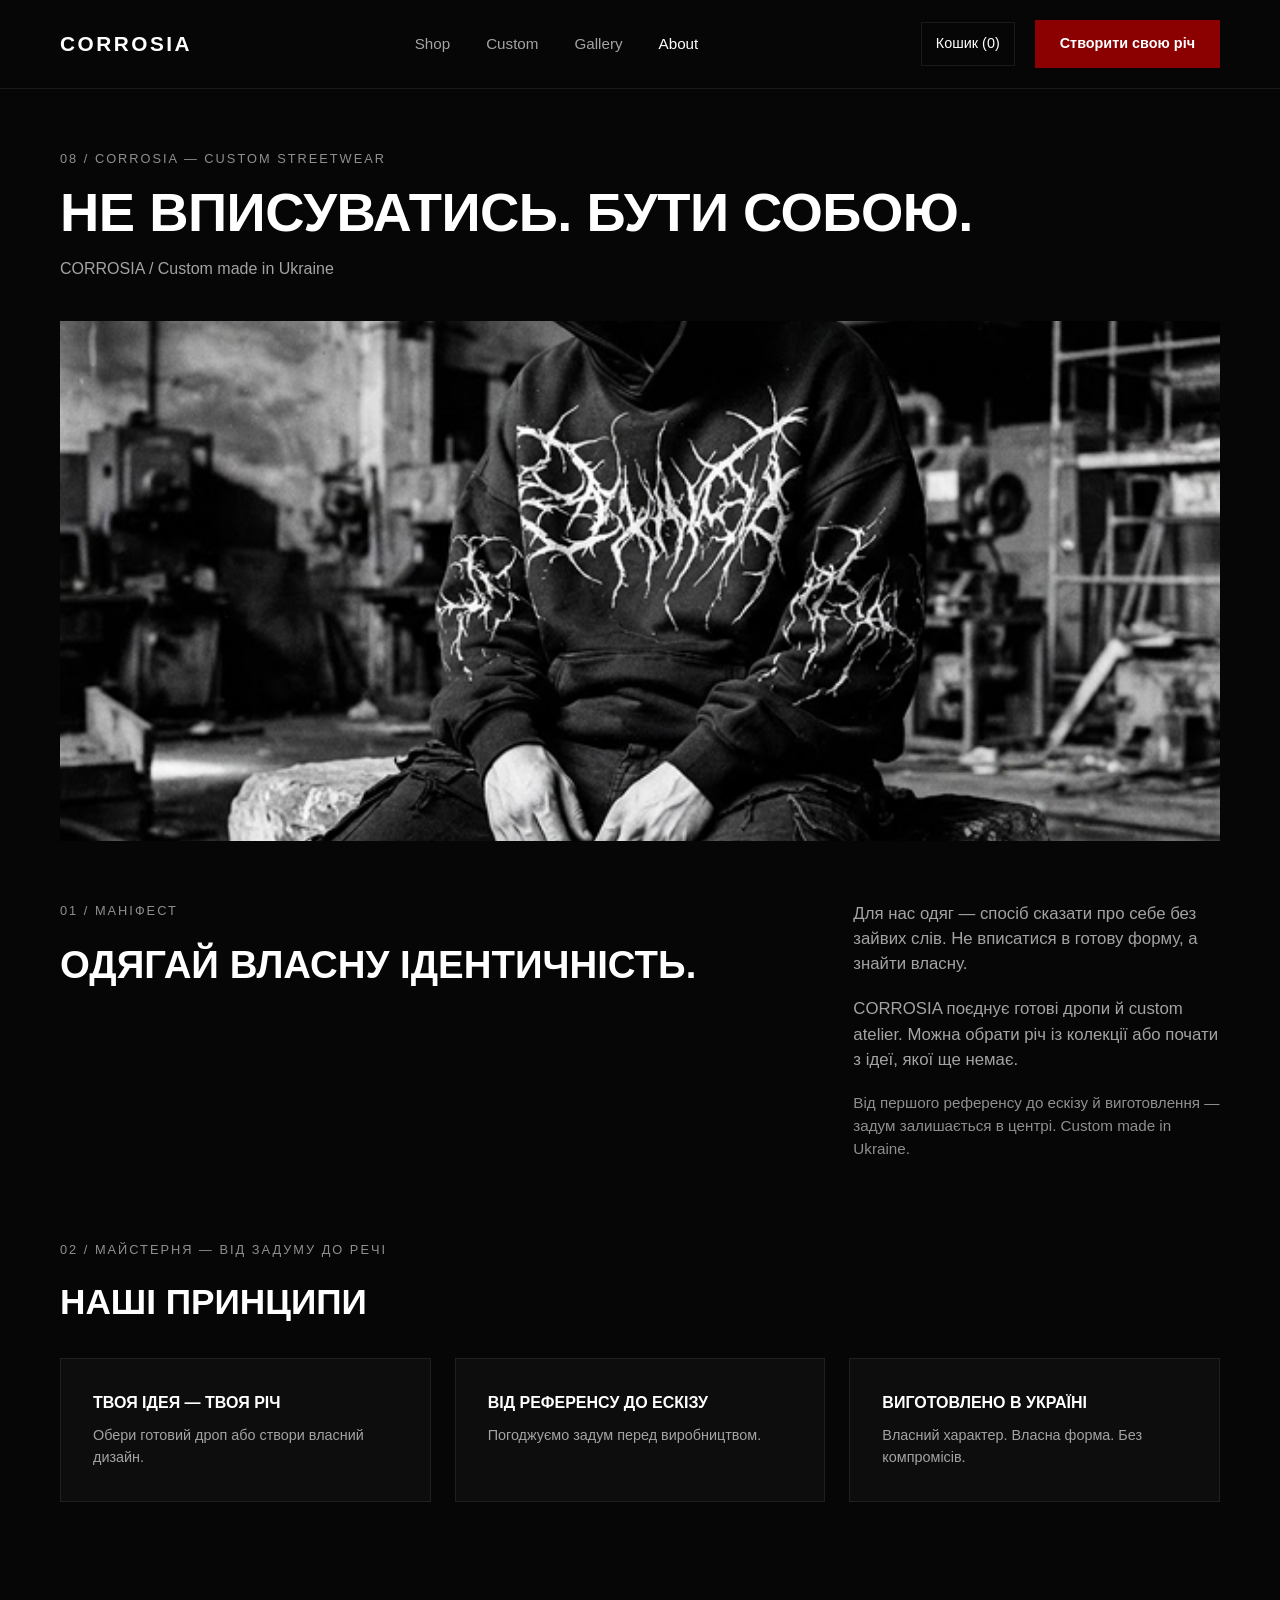
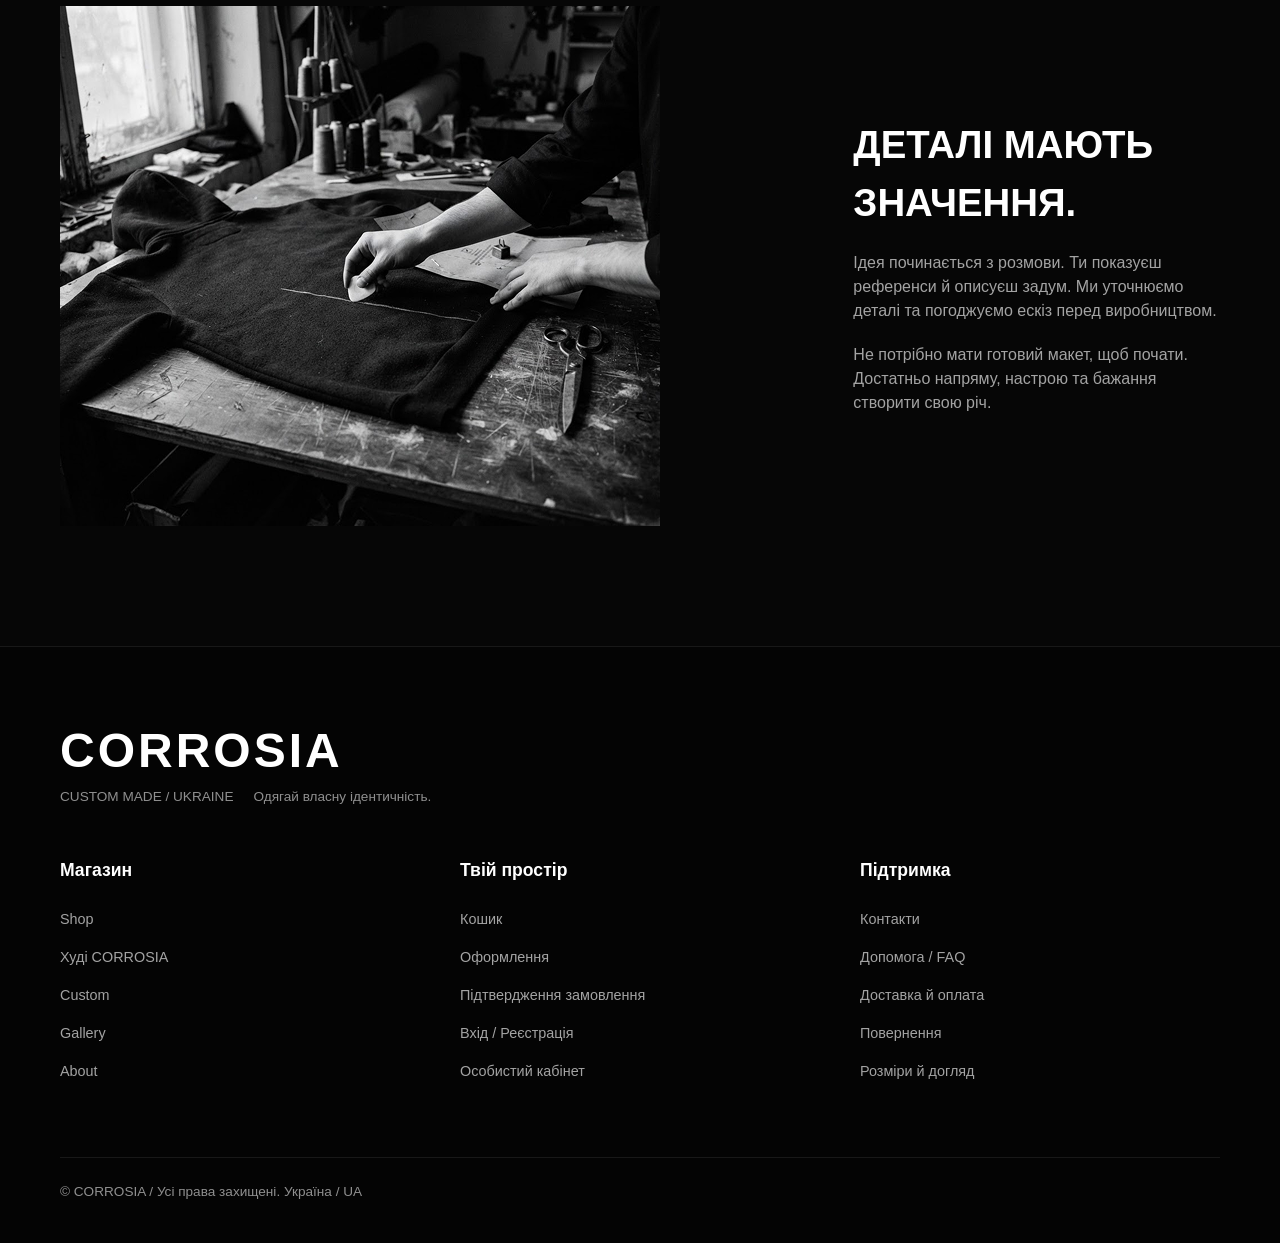
<file: about.html>
<!DOCTYPE html>
<html lang="uk">
<head>
  <meta charset="UTF-8">
  <meta name="viewport" content="width=device-width, initial-scale=1.0">
  <meta name="description" content="Про бренд CORROSIA, українське кастомне ательє та ідею одягу як власної ідентичності.">
  <link rel="canonical" href="https://corrosia.ua/about.html">
  <meta property="og:type" content="website">
  <meta property="og:locale" content="uk_UA">
  <meta property="og:title" content="About — CORROSIA">
  <meta property="og:url" content="https://corrosia.ua/about.html">
  <meta property="og:description" content="Про український бренд кастомного одягу CORROSIA та його принципи.">
  <meta property="og:image" content="https://corrosia.ua/assets/images/hero.png">
  <meta name="twitter:card" content="summary_large_image">
  <meta name="twitter:title" content="About — CORROSIA">
  <meta name="twitter:description" content="Про український бренд кастомного одягу CORROSIA та його принципи.">
  <meta name="twitter:image" content="https://corrosia.ua/assets/images/hero.png">
  <script type="application/ld+json">
  {
    "@context": "https://schema.org",
    "@type": "ClothingStore",
    "name": "CORROSIA",
    "url": "https://corrosia.ua/",
    "logo": "https://corrosia.ua/assets/images/hero.png",
    "description": "Український бренд кастомного стрітвіру та ательє індивідуального пошиття.",
    "brand": {"@type": "Brand", "name": "CORROSIA"},
    "address": {"@type": "PostalAddress", "addressCountry": "UA"}
  }
  </script>
  <title>About — CORROSIA</title>
  <link rel="stylesheet" href="assets/css/style.css">
</head>
<body>
  <header class="site-header">
    <a href="index.html" class="logo">CORROSIA</a>
    <nav class="main-nav">
      <ul class="nav-list">
        <li><a href="catalog.html" class="nav-link">Shop</a></li>
        <li><a href="custom.html" class="nav-link">Custom</a></li>
        <li><a href="gallery.html" class="nav-link">Gallery</a></li>
        <li><a href="about.html" class="nav-link active">About</a></li>
      </ul>
    </nav>
    <div class="header-actions">
      <a href="cart.html" class="cart-box-btn" aria-label="Перейти до кошика: 2 товари">Кошик (2)</a>
      <a href="custom.html" class="btn btn-primary">Створити свою річ</a>
    </div>
  </header>

  <main class="page-container">
    <span class="page-meta">08 / CORROSIA — CUSTOM STREETWEAR</span>
    <h1 class="page-title">НЕ ВПИСУВАТИСЬ. БУТИ СОБОЮ.</h1>
    <p class="page-desc">CORROSIA / Custom made in Ukraine</p>

    <div style="margin-bottom: 60px;">
      <img src="assets/images/hero.png" alt="CORROSIA — про бренд" width="600" height="600" loading="lazy" decoding="async" style="width: 100%; max-height: 520px; object-fit: cover;">
    </div>

    <div class="split-layout" style="margin-bottom: 80px;">
      <div>
        <span class="page-meta">01 / МАНІФЕСТ</span>
        <h2 style="font-size: 2.4rem;">ОДЯГАЙ ВЛАСНУ ІДЕНТИЧНІСТЬ.</h2>
      </div>
      <div>
        <p style="color: var(--text-gray); font-size: 1.05rem; margin-bottom: 20px;">Для нас одяг — спосіб сказати про себе без зайвих слів. Не вписатися в готову форму, а знайти власну.</p>
        <p style="color: var(--text-gray); font-size: 1.05rem; margin-bottom: 20px;">CORROSIA поєднує готові дропи й custom atelier. Можна обрати річ із колекції або почати з ідеї, якої ще немає.</p>
        <p style="color: var(--text-muted); font-size: 0.95rem;">Від першого референсу до ескізу й виготовлення — задум залишається в центрі. Custom made in Ukraine.</p>
      </div>
    </div>

    <!-- Принципи -->
    <div style="margin-bottom: 80px;">
      <span class="page-meta">02 / МАЙСТЕРНЯ — ВІД ЗАДУМУ ДО РЕЧІ</span>
      <h2 style="font-size: 2.2rem; margin-bottom: 30px;">НАШІ ПРИНЦИПИ</h2>
      <div style="display: grid; grid-template-columns: repeat(3, 1fr); gap: 24px;">
        <div class="card-box">
          <h4>ТВОЯ ІДЕЯ — ТВОЯ РІЧ</h4>
          <p style="color: var(--text-gray); font-size: 0.9rem; margin-top: 10px;">Обери готовий дроп або створи власний дизайн.</p>
        </div>
        <div class="card-box">
          <h4>ВІД РЕФЕРЕНСУ ДО ЕСКІЗУ</h4>
          <p style="color: var(--text-gray); font-size: 0.9rem; margin-top: 10px;">Погоджуємо задум перед виробництвом.</p>
        </div>
        <div class="card-box">
          <h4>ВИГОТОВЛЕНО В УКРАЇНІ</h4>
          <p style="color: var(--text-gray); font-size: 0.9rem; margin-top: 10px;">Власний характер. Власна форма. Без компромісів.</p>
        </div>
      </div>
    </div>

    <!-- Деталі мають значення -->
    <div class="split-layout" style="align-items: center; margin-bottom: 60px;">
      <div>
        <img src="assets/images/atelier.png" alt="Майстерня CORROSIA" width="600" height="520" loading="lazy" decoding="async">
      </div>
      <div>
        <h2 style="font-size: 2.4rem; margin-bottom: 20px;">ДЕТАЛІ МАЮТЬ ЗНАЧЕННЯ.</h2>
        <p style="color: var(--text-gray); margin-bottom: 20px;">Ідея починається з розмови. Ти показуєш референси й описуєш задум. Ми уточнюємо деталі та погоджуємо ескіз перед виробництвом.</p>
        <p style="color: var(--text-gray);">Не потрібно мати готовий макет, щоб почати. Достатньо напряму, настрою та бажання створити свою річ.</p>
      </div>
    </div>
  </main>

  <footer class="site-footer">
    <div class="footer-logo-wrap">
      <div class="footer-gothic-logo">CORROSIA</div>
      <div class="footer-brand-info"><span>CUSTOM MADE / UKRAINE</span><span>Одягай власну ідентичність.</span></div>
    </div>
    <div class="footer-grid">
      <div class="footer-col"><h4>Магазин</h4><ul><li><a href="catalog.html">Shop</a></li><li><a href="product.html">Худі CORROSIA</a></li><li><a href="custom.html">Custom</a></li><li><a href="gallery.html">Gallery</a></li><li><a href="about.html">About</a></li></ul></div>
      <div class="footer-col"><h4>Твій простір</h4><ul><li><a href="cart.html">Кошик</a></li><li><a href="checkout.html">Оформлення</a></li><li><a href="order-success.html">Підтвердження замовлення</a></li><li><a href="auth.html">Вхід / Реєстрація</a></li><li><a href="account.html">Особистий кабінет</a></li></ul></div>
      <div class="footer-col"><h4>Підтримка</h4><ul><li><a href="contacts.html">Контакти</a></li><li><a href="faq.html">Допомога / FAQ</a></li><li><a href="faq.html">Доставка й оплата</a></li><li><a href="faq.html">Повернення</a></li><li><a href="faq.html">Розміри й догляд</a></li></ul></div>
    </div>
    <p class="footer-copyright">&copy; CORROSIA / Усі права захищені. Україна / UA</p>
  </footer>
  <script src="assets/js/main.js"></script>
</body>
</html>
</file>
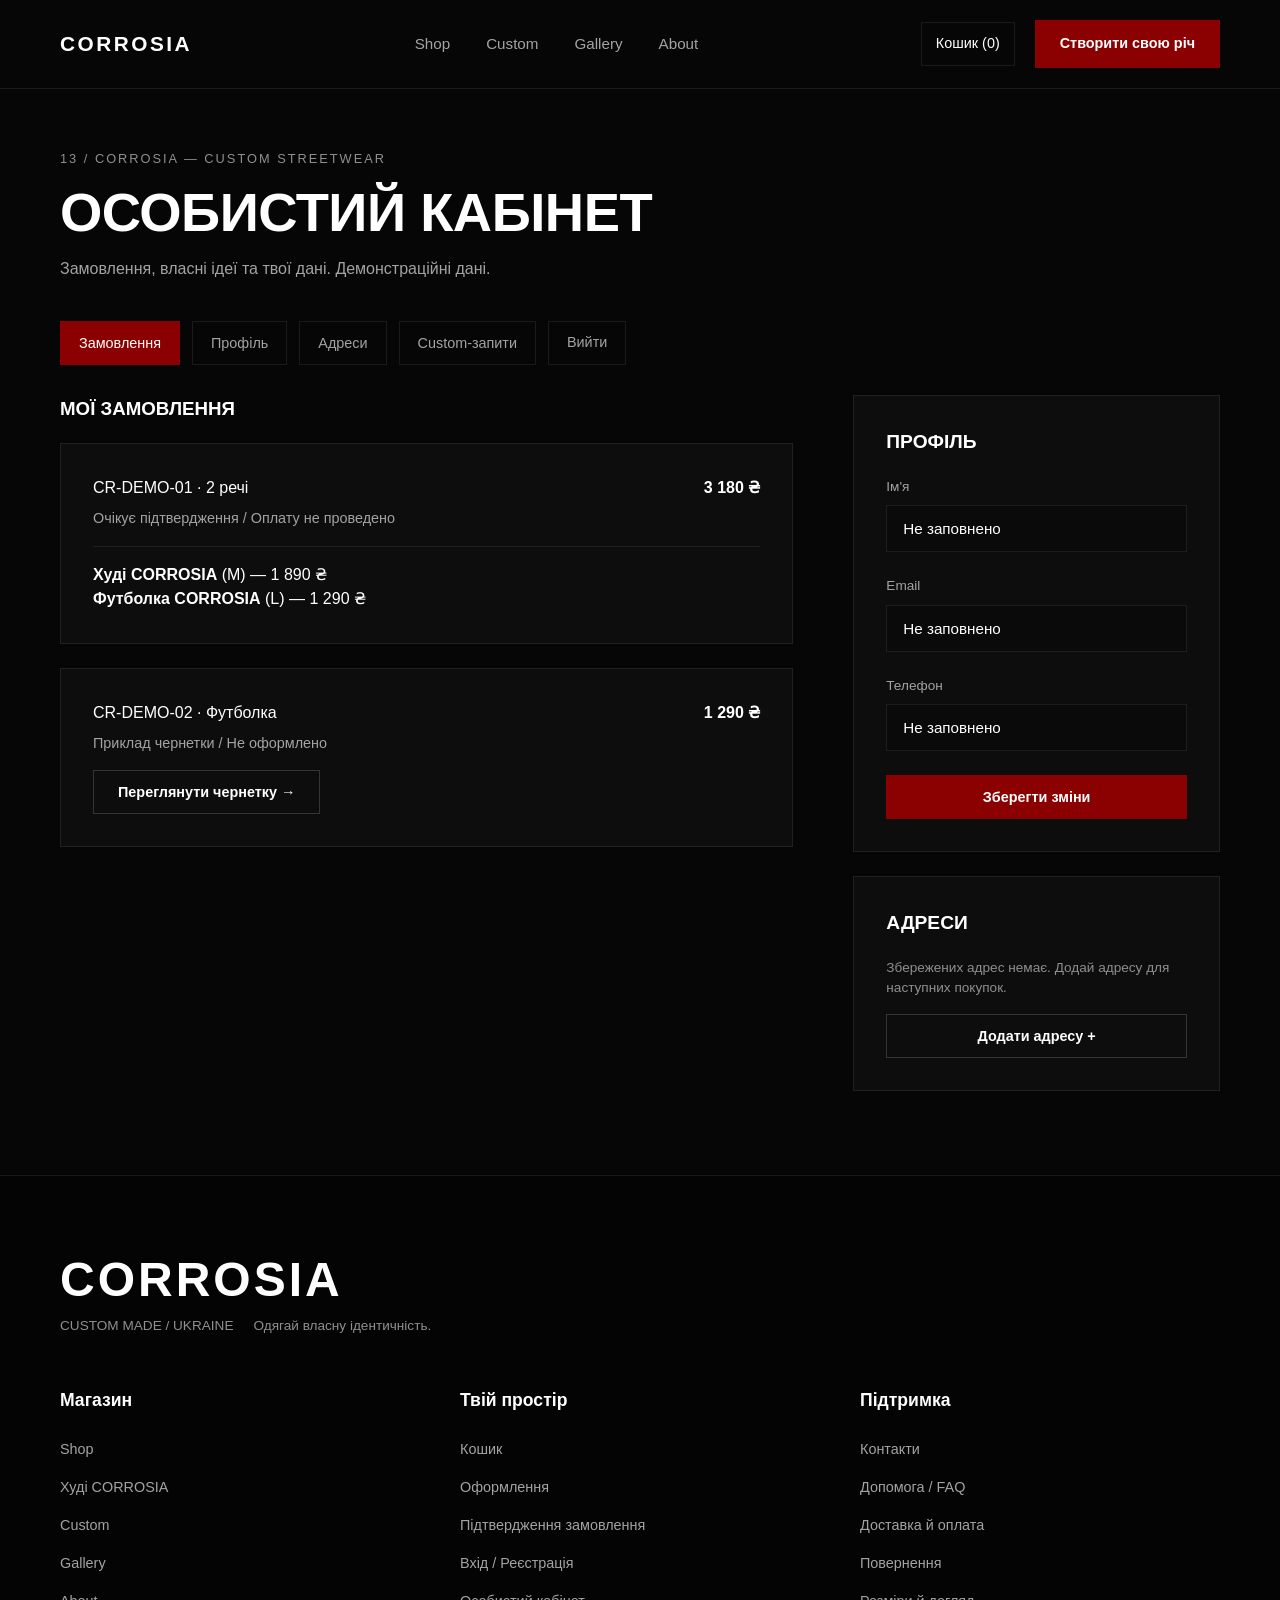
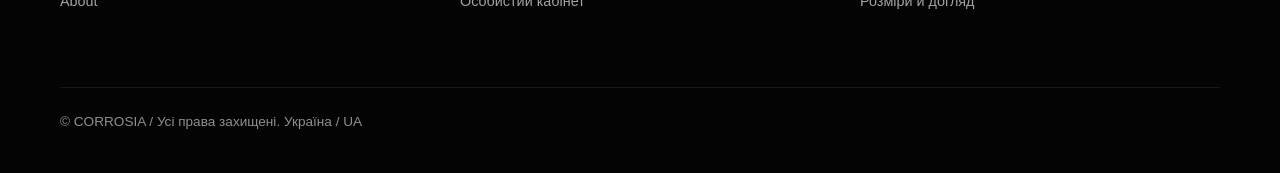
<file: account.html>
<!DOCTYPE html>
<html lang="uk">
<head>
  <meta charset="UTF-8">
  <meta name="viewport" content="width=device-width, initial-scale=1.0">
  <meta name="description" content="Особистий кабінет CORROSIA: замовлення, профіль, адреси та custom-запити.">
  <link rel="canonical" href="https://corrosia.ua/account.html">
  <title>Особистий кабінет — CORROSIA</title>
  <link rel="stylesheet" href="assets/css/style.css">
</head>
<body>
  <header class="site-header">
    <a href="index.html" class="logo">CORROSIA</a>
    <nav class="main-nav">
      <ul class="nav-list">
        <li><a href="catalog.html" class="nav-link">Shop</a></li>
        <li><a href="custom.html" class="nav-link">Custom</a></li>
        <li><a href="gallery.html" class="nav-link">Gallery</a></li>
        <li><a href="about.html" class="nav-link">About</a></li>
      </ul>
    </nav>
    <div class="header-actions">
      <a href="cart.html" class="cart-box-btn" aria-label="Перейти до кошика: 2 товари">Кошик (2)</a>
      <a href="custom.html" class="btn btn-primary">Створити свою річ</a>
    </div>
  </header>

  <main class="page-container">
    <span class="page-meta">13 / CORROSIA — CUSTOM STREETWEAR</span>
    <h1 class="page-title">ОСОБИСТИЙ КАБІНЕТ</h1>
    <p class="page-desc">Замовлення, власні ідеї та твої дані. Демонстраційні дані.</p>

    <div class="filter-tabs">
      <button class="tab-btn active">Замовлення</button>
      <button class="tab-btn">Профіль</button>
      <button class="tab-btn">Адреси</button>
      <button class="tab-btn">Custom-запити</button>
      <a href="auth.html" class="tab-btn">Вийти</a>
    </div>

    <div class="split-layout">
      <!-- Ліва колонка: Замовлення -->
      <div>
        <h3>МОЇ ЗАМОВЛЕННЯ</h3>
        <div class="card-box" style="margin-top: 20px;">
          <div style="display: flex; justify-content: space-between; margin-bottom: 8px;">
            <span>CR-DEMO-01 · 2 речі</span><strong>3 180 ₴</strong>
          </div>
          <p style="color: var(--text-gray); font-size: 0.9rem; margin-bottom: 16px;">Очікує підтвердження / Оплату не проведено</p>
          <div style="border-top: 1px solid var(--border-color); padding-top: 16px;">
            <p><strong>Худі CORROSIA</strong> (M) — 1 890 ₴</p>
            <p><strong>Футболка CORROSIA</strong> (L) — 1 290 ₴</p>
          </div>
        </div>

        <div class="card-box">
          <div style="display: flex; justify-content: space-between; margin-bottom: 8px;">
            <span>CR-DEMO-02 · Футболка</span><strong>1 290 ₴</strong>
          </div>
          <p style="color: var(--text-gray); font-size: 0.9rem; margin-bottom: 16px;">Приклад чернетки / Не оформлено</p>
          <button class="btn btn-secondary">Переглянути чернетку &rarr;</button>
        </div>
      </div>

      <!-- Права колонка: Профіль та Адреси -->
      <aside>
        <div class="card-box">
          <h3>ПРОФІЛЬ</h3>
          <div class="form-group">
            <label>Ім'я</label>
            <input type="text" class="form-control" value="Не заповнено">
          </div>
          <div class="form-group">
            <label>Email</label>
            <input type="text" class="form-control" value="Не заповнено">
          </div>
          <div class="form-group">
            <label>Телефон</label>
            <input type="text" class="form-control" value="Не заповнено">
          </div>
          <button class="btn btn-primary" style="width: 100%;">Зберегти зміни</button>
        </div>

        <div class="card-box">
          <h3>АДРЕСИ</h3>
          <p style="color: var(--text-muted); font-size: 0.85rem; margin-bottom: 16px;">Збережених адрес немає. Додай адресу для наступних покупок.</p>
          <button class="btn btn-secondary" style="width: 100%;">Додати адресу +</button>
        </div>
      </aside>
    </div>
  </main>

  <footer class="site-footer">
    <div class="footer-logo-wrap">
      <div class="footer-gothic-logo">CORROSIA</div>
      <div class="footer-brand-info"><span>CUSTOM MADE / UKRAINE</span><span>Одягай власну ідентичність.</span></div>
    </div>
    <div class="footer-grid">
      <div class="footer-col"><h4>Магазин</h4><ul><li><a href="catalog.html">Shop</a></li><li><a href="product.html">Худі CORROSIA</a></li><li><a href="custom.html">Custom</a></li><li><a href="gallery.html">Gallery</a></li><li><a href="about.html">About</a></li></ul></div>
      <div class="footer-col"><h4>Твій простір</h4><ul><li><a href="cart.html">Кошик</a></li><li><a href="checkout.html">Оформлення</a></li><li><a href="order-success.html">Підтвердження замовлення</a></li><li><a href="auth.html">Вхід / Реєстрація</a></li><li><a href="account.html">Особистий кабінет</a></li></ul></div>
      <div class="footer-col"><h4>Підтримка</h4><ul><li><a href="contacts.html">Контакти</a></li><li><a href="faq.html">Допомога / FAQ</a></li><li><a href="faq.html">Доставка й оплата</a></li><li><a href="faq.html">Повернення</a></li><li><a href="faq.html">Розміри й догляд</a></li></ul></div>
    </div>
    <p class="footer-copyright">&copy; CORROSIA / Усі права захищені. Україна / UA</p>
  </footer>
  <script src="assets/js/main.js"></script>
</body>
</html>
</file>
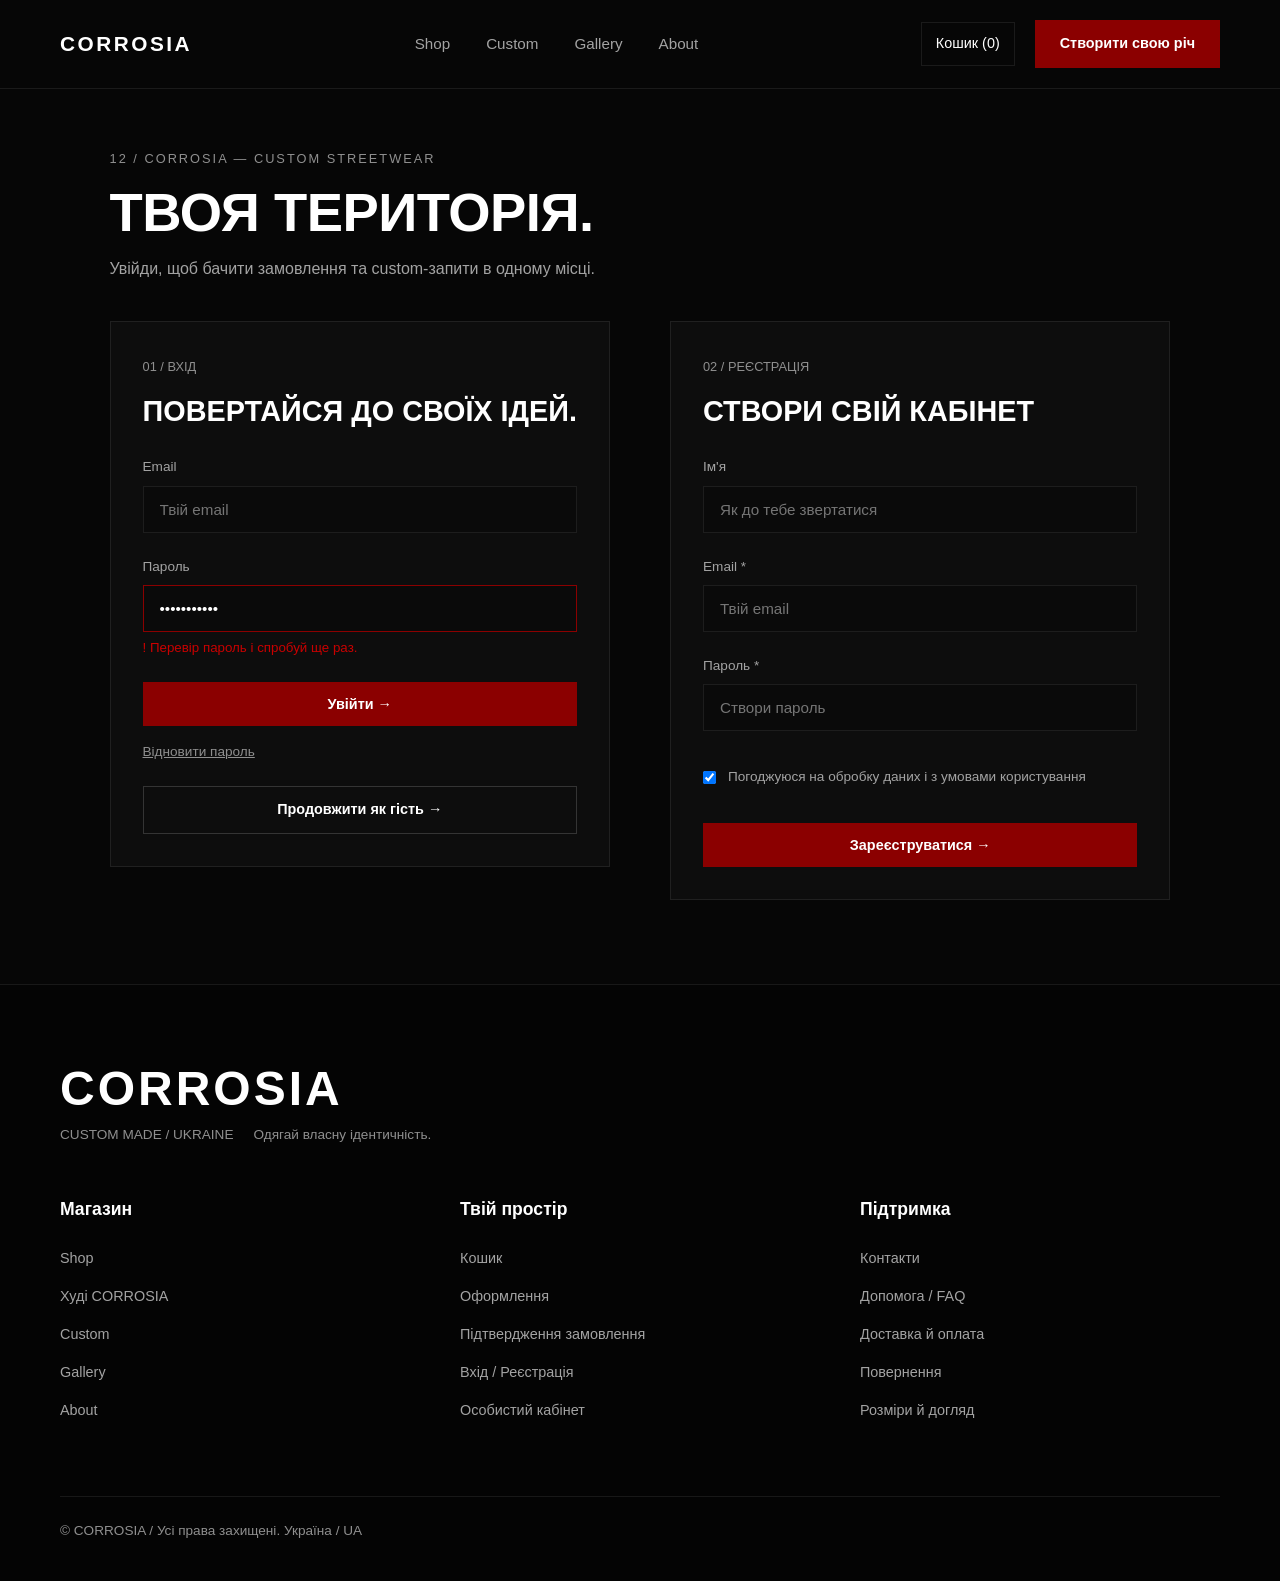
<file: auth.html>
<!DOCTYPE html>
<html lang="uk">
<head>
  <meta charset="UTF-8">
  <meta name="viewport" content="width=device-width, initial-scale=1.0">
  <meta name="description" content="Вхід або реєстрація в особистому кабінеті CORROSIA.">
  <link rel="canonical" href="https://corrosia.ua/auth.html">
  <title>Вхід / Реєстрація — CORROSIA</title>
  <link rel="stylesheet" href="assets/css/style.css">
</head>
<body>
  <header class="site-header">
    <a href="index.html" class="logo">CORROSIA</a>
    <nav class="main-nav">
      <ul class="nav-list">
        <li><a href="catalog.html" class="nav-link">Shop</a></li>
        <li><a href="custom.html" class="nav-link">Custom</a></li>
        <li><a href="gallery.html" class="nav-link">Gallery</a></li>
        <li><a href="about.html" class="nav-link">About</a></li>
      </ul>
    </nav>
    <div class="header-actions">
      <a href="cart.html" class="cart-box-btn" aria-label="Перейти до кошика: 2 товари">Кошик (2)</a>
      <a href="custom.html" class="btn btn-primary">Створити свою річ</a>
    </div>
  </header>

  <main class="page-container">
    <span class="page-meta">12 / CORROSIA — CUSTOM STREETWEAR</span>
    <h1 class="page-title">ТВОЯ ТЕРИТОРІЯ.</h1>
    <p class="page-desc">Увійди, щоб бачити замовлення та custom-запити в одному місці.</p>

    <div class="split-layout" style="grid-template-columns: 1fr 1fr;">
      <!-- Вхід -->
      <div class="card-box">
        <span style="color: var(--text-muted); font-size: 0.8rem;">01 / ВХІД</span>
        <h2 style="font-size: 1.8rem; margin: 12px 0 24px;">ПОВЕРТАЙСЯ ДО СВОЇХ ІДЕЙ.</h2>
        <form action="account.html" method="get">
          <div class="form-group">
            <label>Email</label>
            <input type="email" class="form-control" placeholder="Твій email" required>
          </div>
          <div class="form-group">
            <label>Пароль</label>
            <input type="password" class="form-control" value="password123" style="border-color: #8b0000;">
            <small style="color: #c90000; display: block; margin-top: 6px;">! Перевір пароль і спробуй ще раз.</small>
          </div>
          <button type="submit" class="btn btn-primary" style="width: 100%; margin-bottom: 16px;">Увійти &rarr;</button>
          <a href="#" style="color: var(--text-muted); font-size: 0.85rem; text-decoration: underline; display: block; margin-bottom: 24px;">Відновити пароль</a>
          <a href="catalog.html" class="btn btn-secondary" style="width: 100%;">Продовжити як гість &rarr;</a>
        </form>
      </div>

      <!-- Реєстрація -->
      <div class="card-box">
        <span style="color: var(--text-muted); font-size: 0.8rem;">02 / РЕЄСТРАЦІЯ</span>
        <h2 style="font-size: 1.8rem; margin: 12px 0 24px;">СТВОРИ СВІЙ КАБІНЕТ</h2>
        <form action="account.html" method="get">
          <div class="form-group">
            <label>Ім'я</label>
            <input type="text" class="form-control" placeholder="Як до тебе звертатися">
          </div>
          <div class="form-group">
            <label>Email *</label>
            <input type="email" class="form-control" placeholder="Твій email" required>
          </div>
          <div class="form-group">
            <label>Пароль *</label>
            <input type="password" class="form-control" placeholder="Створи пароль" required>
          </div>
          <label class="custom-checkbox" style="margin-bottom: 24px;">
            <input type="checkbox" required checked> Погоджуюся на обробку даних і з умовами користування
          </label>
          <button type="submit" class="btn btn-primary" style="width: 100%;">Зареєструватися &rarr;</button>
        </form>
      </div>
    </div>
  </main>

  <footer class="site-footer">
    <div class="footer-logo-wrap">
      <div class="footer-gothic-logo">CORROSIA</div>
      <div class="footer-brand-info"><span>CUSTOM MADE / UKRAINE</span><span>Одягай власну ідентичність.</span></div>
    </div>
    <div class="footer-grid">
      <div class="footer-col"><h4>Магазин</h4><ul><li><a href="catalog.html">Shop</a></li><li><a href="product.html">Худі CORROSIA</a></li><li><a href="custom.html">Custom</a></li><li><a href="gallery.html">Gallery</a></li><li><a href="about.html">About</a></li></ul></div>
      <div class="footer-col"><h4>Твій простір</h4><ul><li><a href="cart.html">Кошик</a></li><li><a href="checkout.html">Оформлення</a></li><li><a href="order-success.html">Підтвердження замовлення</a></li><li><a href="auth.html">Вхід / Реєстрація</a></li><li><a href="account.html">Особистий кабінет</a></li></ul></div>
      <div class="footer-col"><h4>Підтримка</h4><ul><li><a href="contacts.html">Контакти</a></li><li><a href="faq.html">Допомога / FAQ</a></li><li><a href="faq.html">Доставка й оплата</a></li><li><a href="faq.html">Повернення</a></li><li><a href="faq.html">Розміри й догляд</a></li></ul></div>
    </div>
    <p class="footer-copyright">&copy; CORROSIA / Усі права захищені. Україна / UA</p>
  </footer>
  <script src="assets/js/main.js"></script>
</body>
</html>
</file>
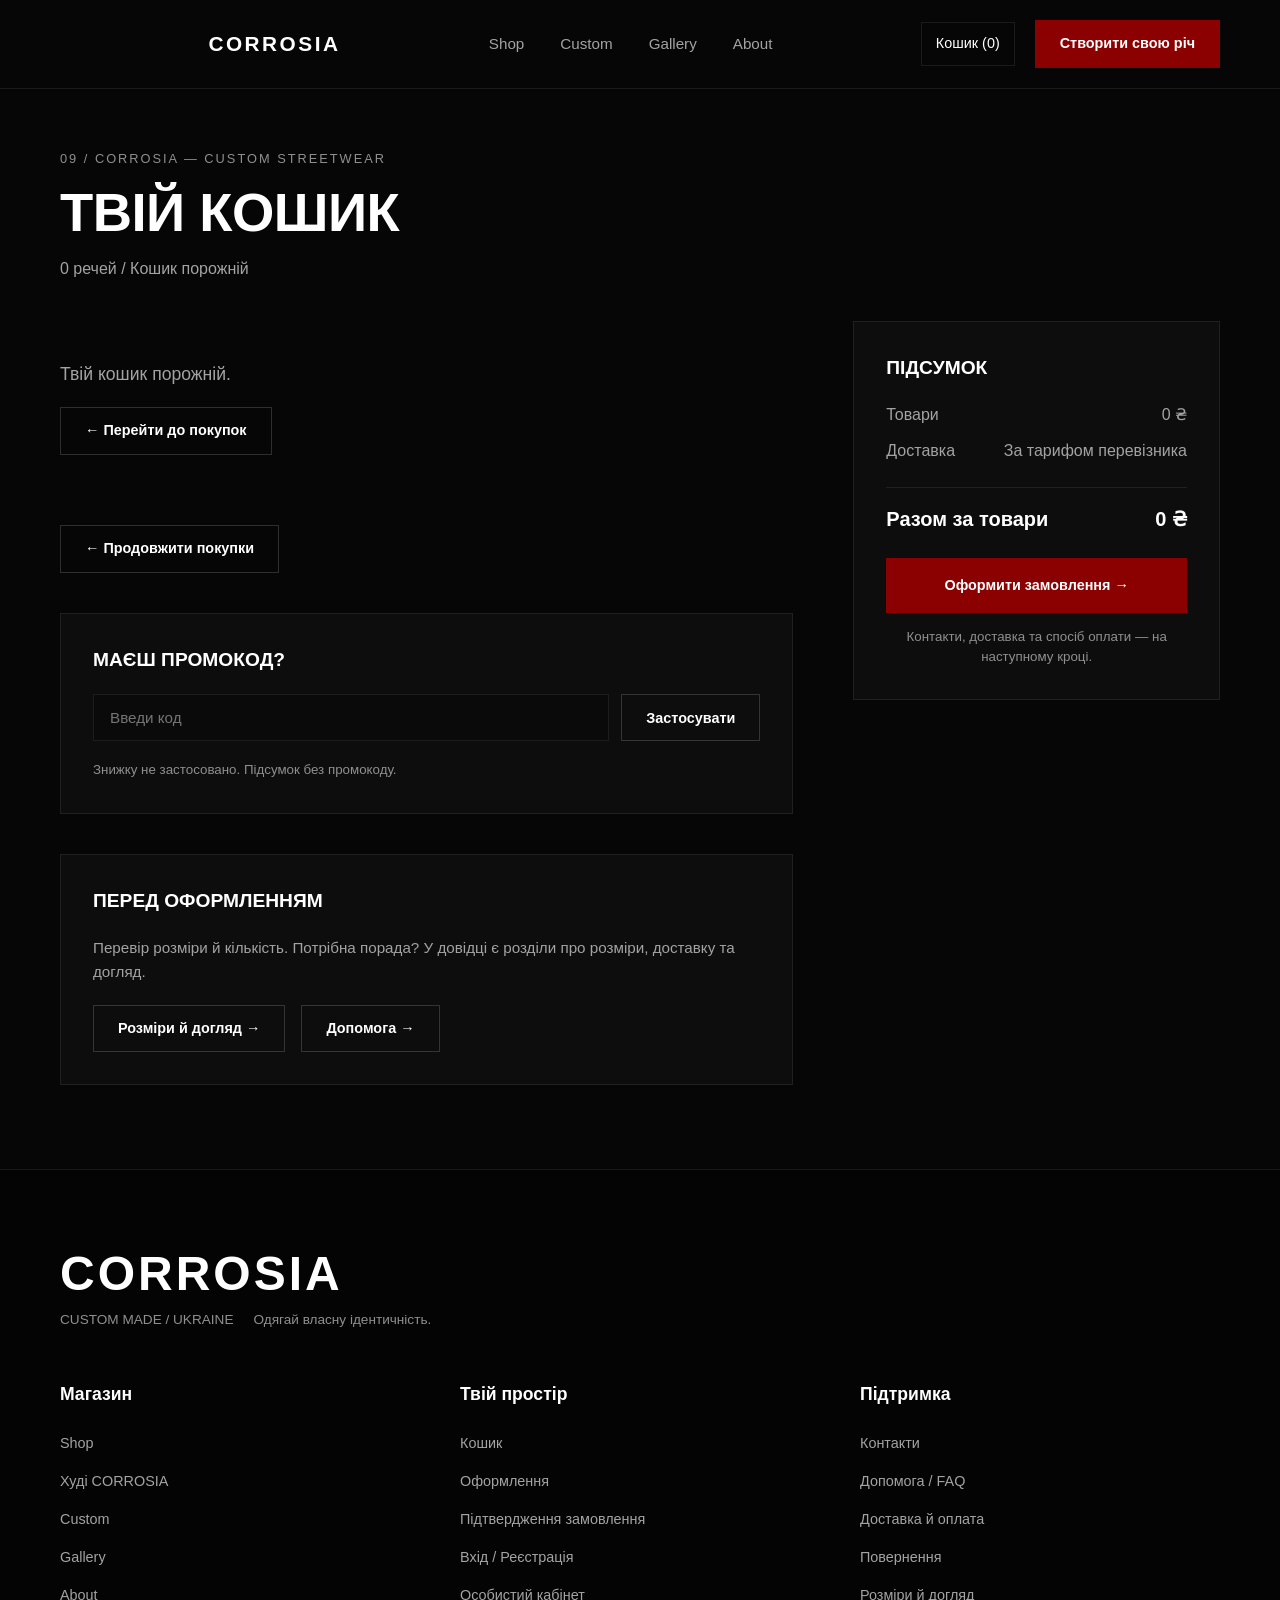
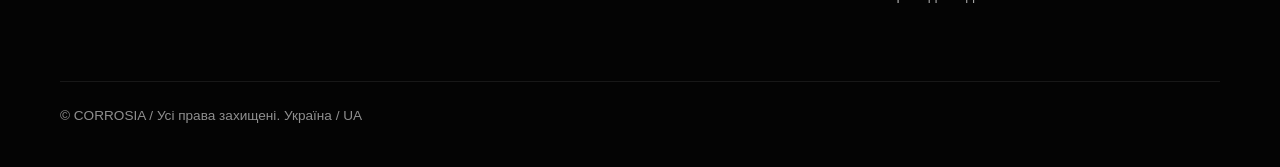
<file: cart.html>
<!DOCTYPE html>
<html lang="uk">
<head>
  <meta charset="UTF-8">
  <meta name="viewport" content="width=device-width, initial-scale=1.0">
  <meta name="description" content="Кошик замовлення CORROSIA. Перегляньте вибрані речі перед оформленням.">
  <link rel="canonical" href="https://corrosia.ua/cart.html">
  <title>Кошик — CORROSIA</title>
  <link rel="stylesheet" href="assets/css/style.css">
  <style>
    .cart-item {
      display: grid;
      grid-template-columns: 120px 1fr auto;
      gap: 24px;
      padding: 24px 0;
      border-bottom: 1px solid var(--border-color);
      align-items: center;
      transition: opacity 0.25s ease;
    }
    .cart-item img {
      width: 100%;
      aspect-ratio: 1;
      object-fit: cover;
      border: 1px solid var(--border-color);
      background-color: var(--bg-card);
    }
    .qty-wrap {
      display: flex;
      align-items: center;
      border: 1px solid var(--border-color);
      background: var(--bg-input);
    }
    .qty-btn {
      background: transparent;
      border: none;
      color: #fff;
      padding: 6px 12px;
      cursor: pointer;
      font-size: 1rem;
    }
    .qty-wrap span {
      padding: 0 12px;
      font-weight: 700;
    }
    .before-checkout-block {
      margin-top: 40px;
    }
    .before-checkout-buttons {
      display: flex;
      gap: 16px;
      margin-top: 20px;
    }
  </style>
</head>
<body>
  <!-- Шапка сайту з готичним логотипом -->
  <header class="site-header">
    <a href="index.html" class="site-logo">
      <a href="index.html" class="logo" aria-label="CORROSIA — головна">CORROSIA</a>
    </a>
    <nav class="main-nav" aria-label="Головна навігація">
      <ul class="nav-list">
        <li><a href="catalog.html" class="nav-link">Shop</a></li>
        <li><a href="custom.html" class="nav-link">Custom</a></li>
        <li><a href="gallery.html" class="nav-link">Gallery</a></li>
        <li><a href="about.html" class="nav-link">About</a></li>
      </ul>
    </nav>
    <div class="header-actions">
      <a href="cart.html" class="cart-box-btn" aria-label="Перейти до кошика: 0 товарів">Кошик (0)</a>
      <a href="custom.html" class="btn btn-primary">Створити свою річ</a>
    </div>
  </header>

  <main class="page-container">
    <span class="page-meta">09 / CORROSIA — CUSTOM STREETWEAR</span>
    <h1 class="page-title">ТВІЙ КОШИК</h1>
    <p class="page-desc" id="cart-subtitle">0 речей / Кошик порожній</p>

    <div class="split-layout">
      <!-- Ліва колонка: Список товарів та промокод -->
      <div>
        <div id="cart-items-list">
          <!-- Якщо кошик порожній або містить товари, скрипт генерує вміст сюди -->
        </div>

        <div style="margin-top: 30px;">
          <a href="catalog.html" class="btn btn-secondary">&larr; Продовжити покупки</a>
        </div>

        <!-- Блок введення промокоду -->
        <div class="card-box" style="margin-top: 40px;">
          <h3>МАЄШ ПРОМОКОД?</h3>
          <div style="display: flex; gap: 12px; margin: 16px 0;">
            <input type="text" class="form-control" placeholder="Введи код">
            <button type="button" class="btn btn-secondary">Застосувати</button>
          </div>
          <small style="color: var(--text-muted);">Знижку не застосовано. Підсумок без промокоду.</small>
        </div>

        <!-- Блок Перед оформленням -->
        <div class="card-box before-checkout-block">
          <h3>ПЕРЕД ОФОРМЛЕННЯМ</h3>
          <p style="color: var(--text-gray); font-size: 0.95rem; line-height: 1.6;">Перевір розміри й кількість. Потрібна порада? У довідці є розділи про розміри, доставку та догляд.</p>
          <div class="before-checkout-buttons">
            <a href="faq.html#sizes" class="btn btn-secondary">Розміри й догляд &rarr;</a>
            <a href="faq.html" class="btn btn-secondary">Допомога &rarr;</a>
          </div>
        </div>
      </div>

      <!-- Права колонка: Підсумок замовлення -->
      <aside>
        <div class="card-box">
          <h3>ПІДСУМОК</h3>
          <div style="display: flex; justify-content: space-between; margin-bottom: 12px; color: var(--text-gray);">
            <span>Товари</span>
            <span id="cart-subtotal">0 ₴</span>
          </div>
          <div style="display: flex; justify-content: space-between; margin-bottom: 24px; color: var(--text-gray);">
            <span>Доставка</span>
            <span>За тарифом перевізника</span>
          </div>
          <div style="display: flex; justify-content: space-between; margin-bottom: 24px; font-size: 1.25rem; font-weight: 800; border-top: 1px solid var(--border-color); padding-top: 16px;">
            <span>Разом за товари</span>
            <span id="cart-total">0 ₴</span>
          </div>
          <a href="checkout.html" class="btn btn-primary" style="width: 100%; padding: 16px;">Оформити замовлення &rarr;</a>
          <small style="color: var(--text-muted); display: block; margin-top: 14px; text-align: center;">Контакти, доставка та спосіб оплати — на наступному кроці.</small>
        </div>
      </aside>
    </div>
  </main>

  <!-- Підвал сайту -->
  <footer class="site-footer">
    <div class="footer-logo-wrap">
      <a href="index.html" class="footer-gothic-logo" aria-label="CORROSIA — головна">CORROSIA</a>
      <div class="footer-brand-info">
        <span>CUSTOM MADE / UKRAINE</span>
        <span>Одягай власну ідентичність.</span>
      </div>
    </div>
    <div class="footer-grid">
      <div class="footer-col">
        <h4>Магазин</h4>
        <ul>
          <li><a href="catalog.html">Shop</a></li>
          <li><a href="product.html">Худі CORROSIA</a></li>
          <li><a href="custom.html">Custom</a></li>
          <li><a href="gallery.html">Gallery</a></li>
          <li><a href="about.html">About</a></li>
        </ul>
      </div>
      <div class="footer-col">
        <h4>Твій простір</h4>
        <ul>
          <li><a href="cart.html">Кошик</a></li>
          <li><a href="checkout.html">Оформлення</a></li>
          <li><a href="order-success.html">Підтвердження замовлення</a></li>
          <li><a href="auth.html">Вхід / Реєстрація</a></li>
          <li><a href="account.html">Особистий кабінет</a></li>
        </ul>
      </div>
      <div class="footer-col">
        <h4>Підтримка</h4>
        <ul>
          <li><a href="contacts.html">Контакти</a></li>
          <li><a href="faq.html">Допомога / FAQ</a></li>
          <li><a href="faq.html">Доставка й оплата</a></li>
          <li><a href="faq.html">Повернення</a></li>
          <li><a href="faq.html">Розміри й догляд</a></li>
        </ul>
      </div>
    </div>
    <p class="footer-copyright">&copy; CORROSIA / Усі права захищені. Україна / UA</p>
  </footer>

  <script src="assets/js/main.js"></script>
</body>
</html>
</file>
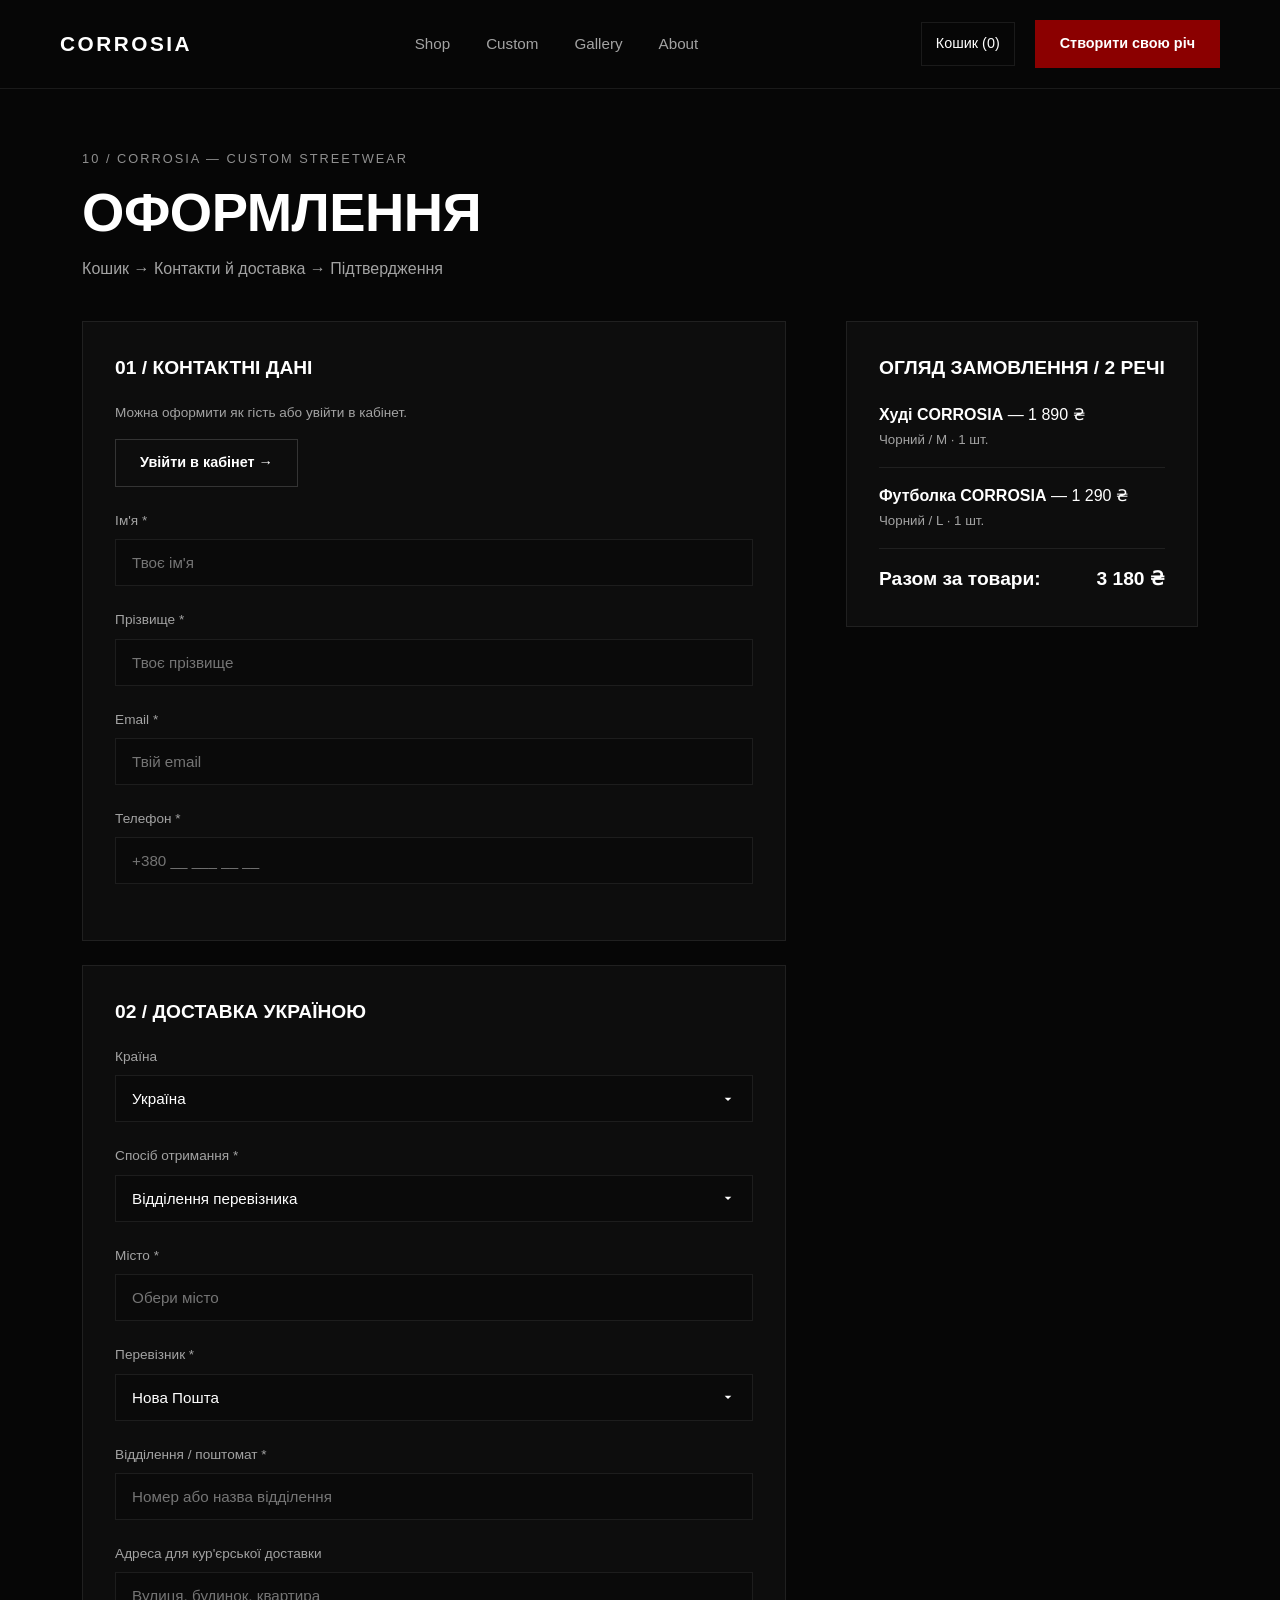
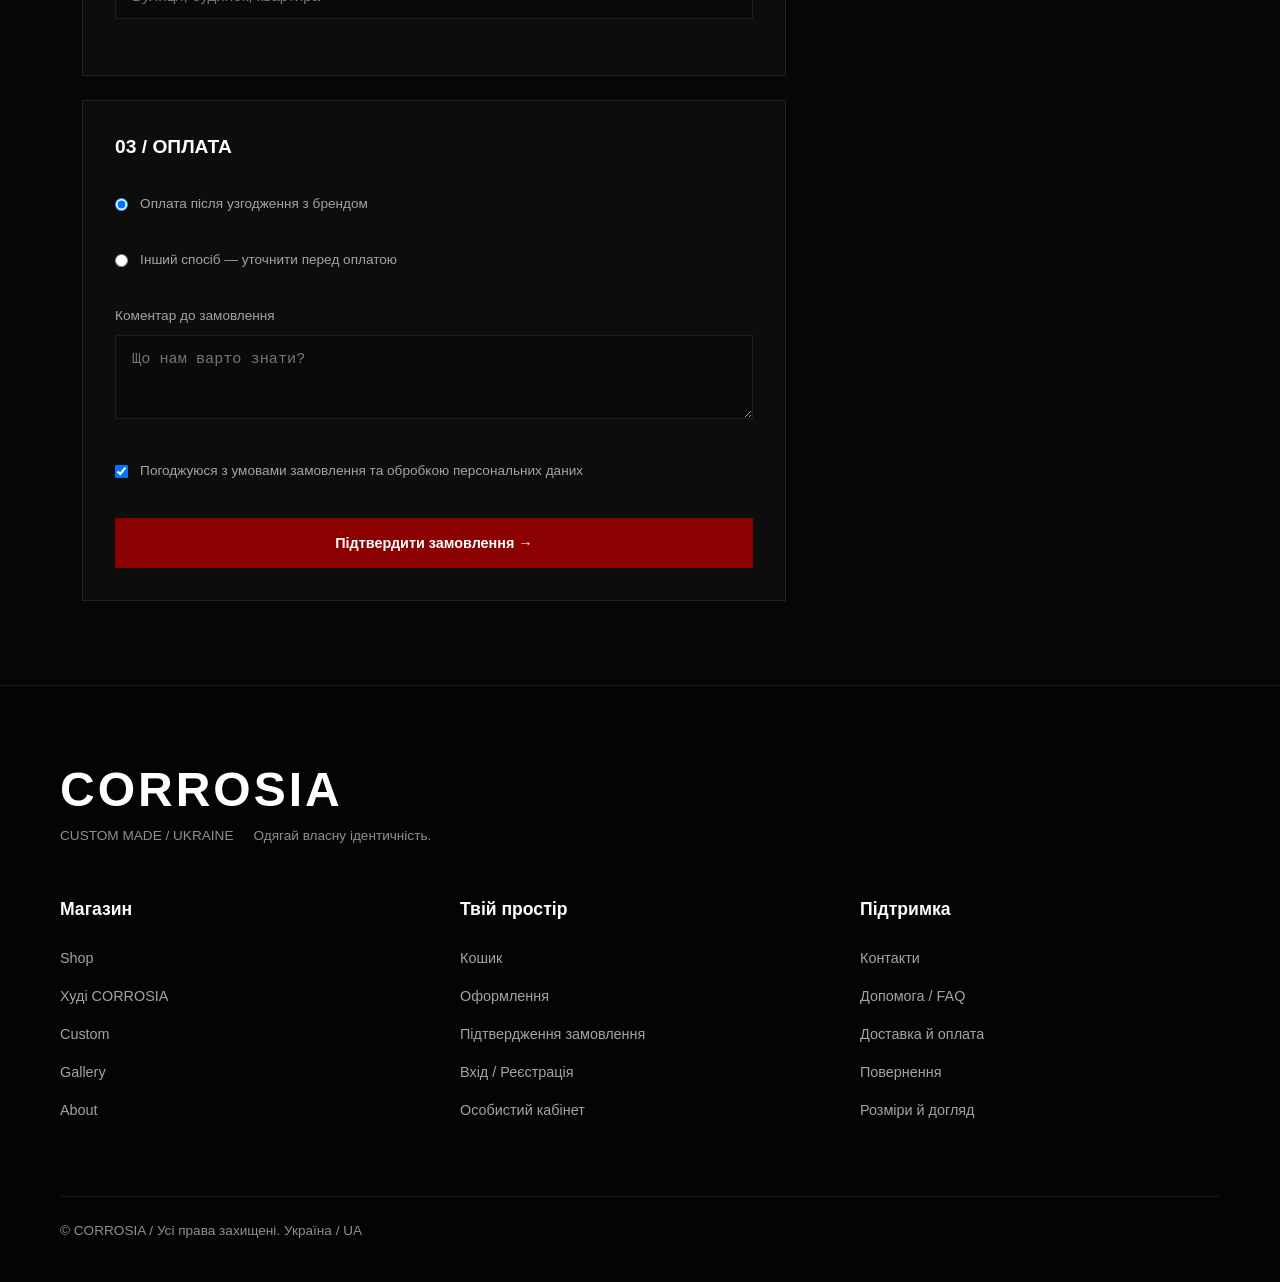
<file: checkout.html>
<!DOCTYPE html>
<html lang="uk">
<head>
  <meta charset="UTF-8">
  <meta name="viewport" content="width=device-width, initial-scale=1.0">
  <meta name="description" content="Оформлення замовлення CORROSIA та вибір способу доставки й оплати.">
  <link rel="canonical" href="https://corrosia.ua/checkout.html">
  <title>Оформлення замовлення — CORROSIA</title>
  <link rel="stylesheet" href="assets/css/style.css">
</head>
<body>
  <header class="site-header">
    <a href="index.html" class="logo">CORROSIA</a>
    <nav class="main-nav">
      <ul class="nav-list">
        <li><a href="catalog.html" class="nav-link">Shop</a></li>
        <li><a href="custom.html" class="nav-link">Custom</a></li>
        <li><a href="gallery.html" class="nav-link">Gallery</a></li>
        <li><a href="about.html" class="nav-link">About</a></li>
      </ul>
    </nav>
    <div class="header-actions">
      <a href="cart.html" class="cart-box-btn" aria-label="Перейти до кошика: 2 товари">Кошик (2)</a>
      <a href="custom.html" class="btn btn-primary">Створити свою річ</a>
    </div>
  </header>

  <main class="page-container">
    <span class="page-meta">10 / CORROSIA — CUSTOM STREETWEAR</span>
    <h1 class="page-title">ОФОРМЛЕННЯ</h1>
    <p class="page-desc">Кошик &rarr; Контакти й доставка &rarr; Підтвердження</p>

    <div class="split-layout">
      <form action="order-success.html" method="get">
        <!-- 01 / Контактні дані -->
        <div class="card-box">
          <h3>01 / КОНТАКТНІ ДАНІ</h3>
          <p style="color: var(--text-gray); font-size: 0.85rem; margin-bottom: 16px;">Можна оформити як гість або увійти в кабінет.</p>
          <a href="auth.html" class="btn btn-secondary" style="margin-bottom: 24px;">Увійти в кабінет &rarr;</a>
          <div class="form-group">
            <label>Ім'я *</label>
            <input type="text" class="form-control" placeholder="Твоє ім'я" required>
          </div>
          <div class="form-group">
            <label>Прізвище *</label>
            <input type="text" class="form-control" placeholder="Твоє прізвище" required>
          </div>
          <div class="form-group">
            <label>Email *</label>
            <input type="email" class="form-control" placeholder="Твій email" required>
          </div>
          <div class="form-group">
            <label>Телефон *</label>
            <input type="tel" class="form-control" placeholder="+380 __ ___ __ __" required>
          </div>
        </div>

        <!-- 02 / Доставка -->
        <div class="card-box">
          <h3>02 / ДОСТАВКА УКРАЇНОЮ</h3>
          <div class="form-group">
            <label>Країна</label>
            <select class="form-control"><option>Україна</option></select>
          </div>
          <div class="form-group">
            <label>Спосіб отримання *</label>
            <select class="form-control"><option>Відділення перевізника</option><option>Поштомат</option><option>Кур'єр</option></select>
          </div>
          <div class="form-group">
            <label>Місто *</label>
            <input type="text" class="form-control" placeholder="Обери місто" required>
          </div>
          <div class="form-group">
            <label>Перевізник *</label>
            <select class="form-control"><option>Нова Пошта</option></select>
          </div>
          <div class="form-group">
            <label>Відділення / поштомат *</label>
            <input type="text" class="form-control" placeholder="Номер або назва відділення" required>
          </div>
          <div class="form-group">
            <label>Адреса для кур'єрської доставки</label>
            <input type="text" class="form-control" placeholder="Вулиця, будинок, квартира">
          </div>
        </div>

        <!-- 03 / Оплата -->
        <div class="card-box">
          <h3>03 / ОПЛАТА</h3>
          <label class="custom-checkbox" style="margin-bottom: 12px;">
            <input type="radio" name="payment" checked> Оплата після узгодження з брендом
          </label>
          <label class="custom-checkbox" style="margin-bottom: 24px;">
            <input type="radio" name="payment"> Інший спосіб — уточнити перед оплатою
          </label>
          <div class="form-group">
            <label>Коментар до замовлення</label>
            <textarea class="form-control" rows="3" placeholder="Що нам варто знати?"></textarea>
          </div>
          <label class="custom-checkbox" style="margin-bottom: 24px;">
            <input type="checkbox" required checked> Погоджуюся з умовами замовлення та обробкою персональних даних
          </label>
          <button type="submit" class="btn btn-primary" style="width: 100%; padding: 16px;">Підтвердити замовлення &rarr;</button>
        </div>
      </form>

      <aside>
        <div class="card-box">
          <h3>ОГЛЯД ЗАМОВЛЕННЯ / 2 РЕЧІ</h3>
          <div style="border-bottom: 1px solid var(--border-color); padding-bottom: 16px; margin-bottom: 16px;">
            <p><strong>Худі CORROSIA</strong> — 1 890 ₴</p>
            <small style="color: var(--text-gray);">Чорний / M · 1 шт.</small>
          </div>
          <div style="border-bottom: 1px solid var(--border-color); padding-bottom: 16px; margin-bottom: 16px;">
            <p><strong>Футболка CORROSIA</strong> — 1 290 ₴</p>
            <small style="color: var(--text-gray);">Чорний / L · 1 шт.</small>
          </div>
          <div style="display: flex; justify-content: space-between; font-size: 1.2rem; font-weight: 800;">
            <span>Разом за товари:</span><span>3 180 ₴</span>
          </div>
        </div>
      </aside>
    </div>
  </main>

  <footer class="site-footer">
    <div class="footer-logo-wrap">
      <div class="footer-gothic-logo">CORROSIA</div>
      <div class="footer-brand-info"><span>CUSTOM MADE / UKRAINE</span><span>Одягай власну ідентичність.</span></div>
    </div>
    <div class="footer-grid">
      <div class="footer-col"><h4>Магазин</h4><ul><li><a href="catalog.html">Shop</a></li><li><a href="product.html">Худі CORROSIA</a></li><li><a href="custom.html">Custom</a></li><li><a href="gallery.html">Gallery</a></li><li><a href="about.html">About</a></li></ul></div>
      <div class="footer-col"><h4>Твій простір</h4><ul><li><a href="cart.html">Кошик</a></li><li><a href="checkout.html">Оформлення</a></li><li><a href="order-success.html">Підтвердження замовлення</a></li><li><a href="auth.html">Вхід / Реєстрація</a></li><li><a href="account.html">Особистий кабінет</a></li></ul></div>
      <div class="footer-col"><h4>Підтримка</h4><ul><li><a href="contacts.html">Контакти</a></li><li><a href="faq.html">Допомога / FAQ</a></li><li><a href="faq.html">Доставка й оплата</a></li><li><a href="faq.html">Повернення</a></li><li><a href="faq.html">Розміри й догляд</a></li></ul></div>
    </div>
    <p class="footer-copyright">&copy; CORROSIA / Усі права захищені. Україна / UA</p>
  </footer>
  <script src="assets/js/main.js"></script>
</body>
</html>
</file>
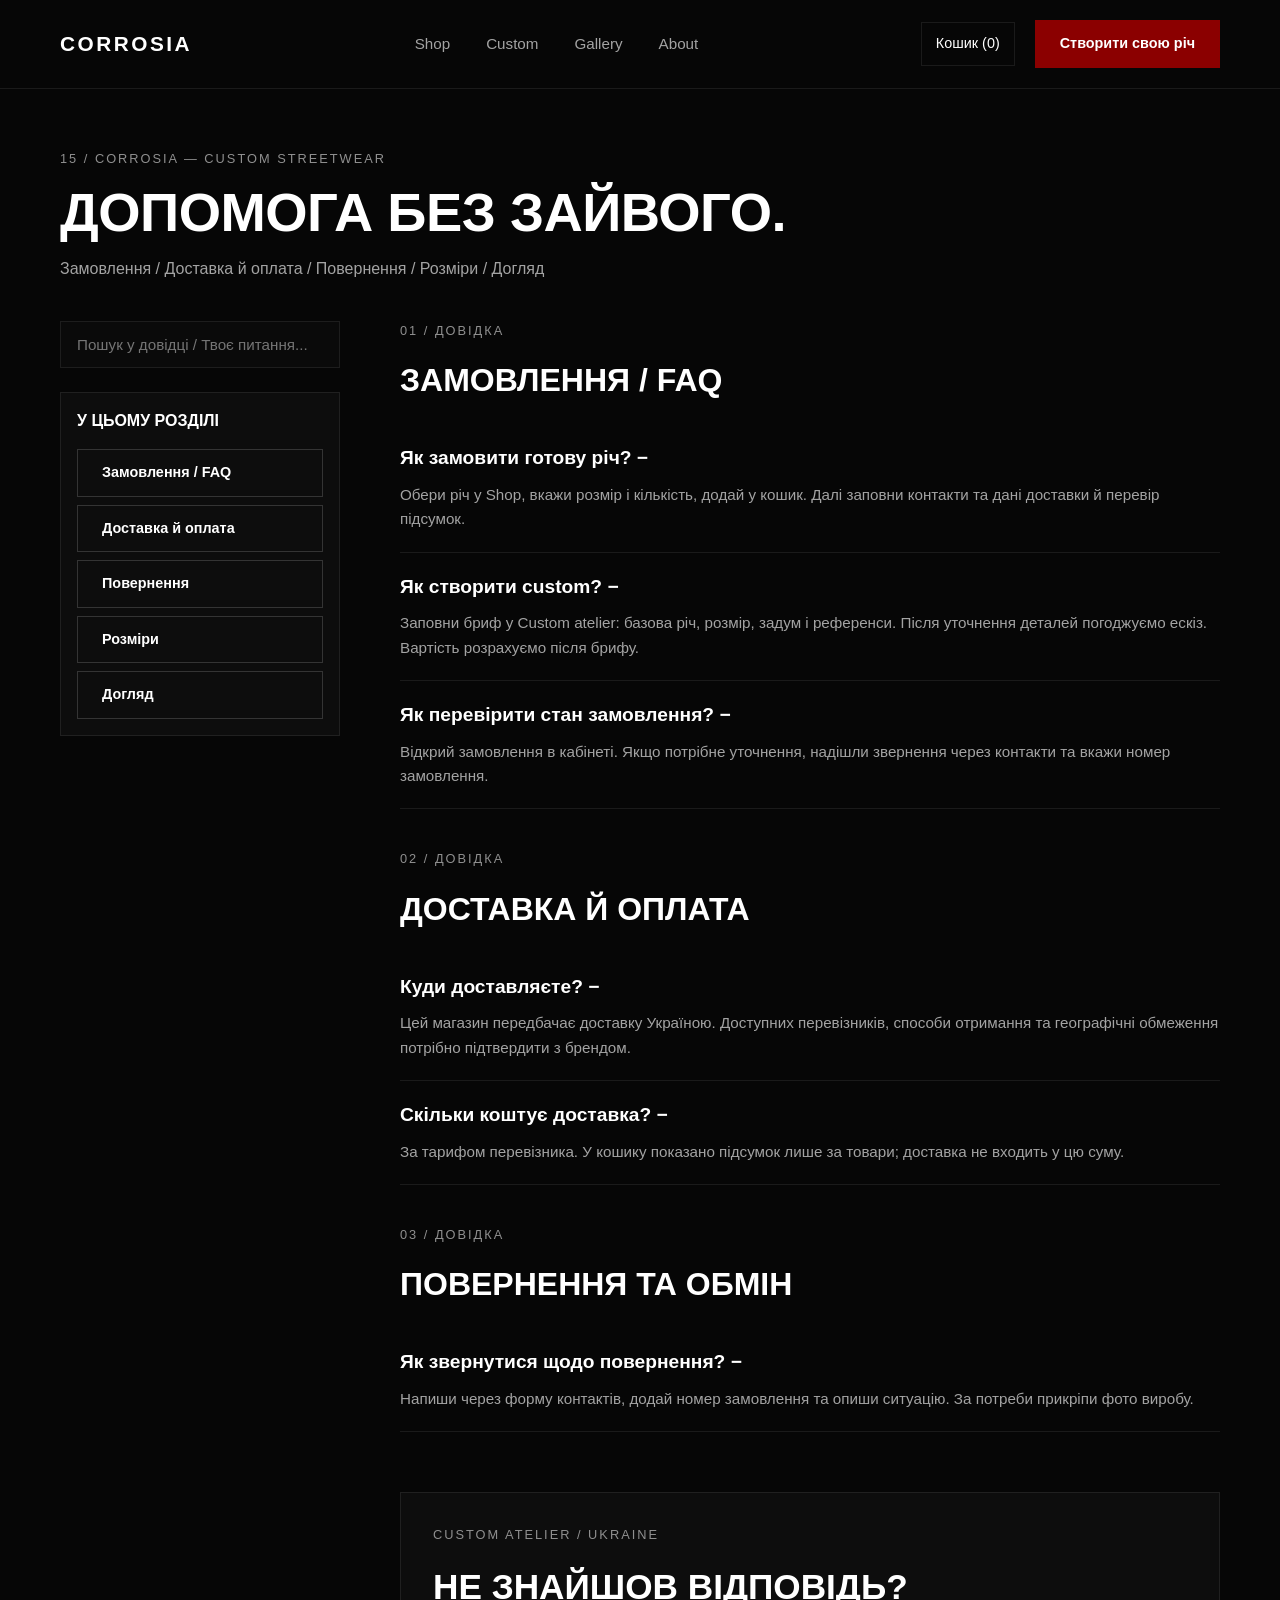
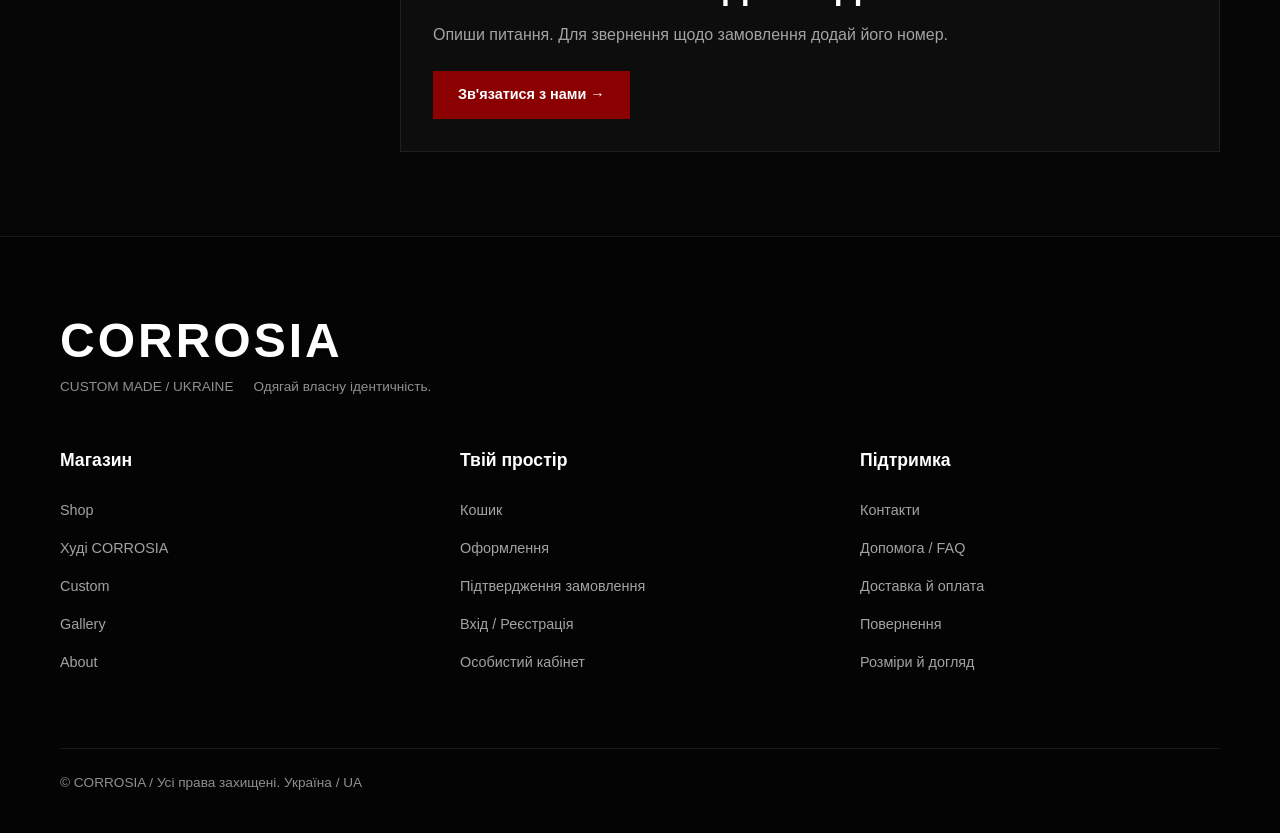
<file: faq.html>
<!DOCTYPE html>
<html lang="uk">
<head>
  <meta charset="UTF-8">
  <meta name="viewport" content="width=device-width, initial-scale=1.0">
  <meta name="description" content="Відповіді CORROSIA про замовлення, доставку, оплату, повернення та догляд за одягом.">
  <link rel="canonical" href="https://corrosia.ua/faq.html">
  <meta property="og:type" content="website">
  <meta property="og:locale" content="uk_UA">
  <meta property="og:title" content="Довідка та FAQ — CORROSIA">
  <title>Довідка та FAQ — CORROSIA</title>
  <link rel="stylesheet" href="assets/css/style.css">
  <style>
    .faq-item { border-bottom: 1px solid var(--border-color); padding: 20px 0; }
    .faq-question { font-size: 1.2rem; font-weight: 700; margin-bottom: 10px; }
    .faq-answer { color: var(--text-gray); font-size: 0.95rem; line-height: 1.6; }
  </style>
</head>
<body>
  <header class="site-header">
    <a href="index.html" class="logo">CORROSIA</a>
    <nav class="main-nav">
      <ul class="nav-list">
        <li><a href="catalog.html" class="nav-link">Shop</a></li>
        <li><a href="custom.html" class="nav-link">Custom</a></li>
        <li><a href="gallery.html" class="nav-link">Gallery</a></li>
        <li><a href="about.html" class="nav-link">About</a></li>
      </ul>
    </nav>
    <div class="header-actions">
      <a href="cart.html" class="cart-box-btn" aria-label="Перейти до кошика: 2 товари">Кошик (2)</a>
      <a href="custom.html" class="btn btn-primary">Створити свою річ</a>
    </div>
  </header>

  <main class="page-container">
    <span class="page-meta">15 / CORROSIA — CUSTOM STREETWEAR</span>
    <h1 class="page-title">ДОПОМОГА БЕЗ ЗАЙВОГО.</h1>
    <p class="page-desc">Замовлення / Доставка й оплата / Повернення / Розміри / Догляд</p>

    <div class="split-layout" style="grid-template-columns: 280px 1fr;">
      <!-- Меню довідки -->
      <aside>
        <div class="form-group">
          <input type="text" class="form-control" placeholder="Пошук у довідці / Твоє питання...">
        </div>
        <div class="card-box" style="padding: 16px;">
          <h4 style="margin-bottom: 16px;">У ЦЬОМУ РОЗДІЛІ</h4>
          <a href="#orders" class="btn btn-secondary" style="width: 100%; margin-bottom: 8px; justify-content: flex-start;">Замовлення / FAQ</a>
          <a href="#delivery" class="btn btn-secondary" style="width: 100%; margin-bottom: 8px; justify-content: flex-start;">Доставка й оплата</a>
          <a href="#returns" class="btn btn-secondary" style="width: 100%; margin-bottom: 8px; justify-content: flex-start;">Повернення</a>
          <a href="#sizes" class="btn btn-secondary" style="width: 100%; margin-bottom: 8px; justify-content: flex-start;">Розміри</a>
          <a href="#care" class="btn btn-secondary" style="width: 100%; justify-content: flex-start;">Догляд</a>
        </div>
      </aside>

      <!-- Акордеони FAQ -->
      <div>
        <section id="orders" style="margin-bottom: 40px;">
          <span class="page-meta">01 / ДОВІДКА</span>
          <h2 style="font-size: 2rem; margin-bottom: 20px;">ЗАМОВЛЕННЯ / FAQ</h2>
          <div class="faq-item">
            <div class="faq-question">Як замовити готову річ? &minus;</div>
            <div class="faq-answer">Обери річ у Shop, вкажи розмір і кількість, додай у кошик. Далі заповни контакти та дані доставки й перевір підсумок.</div>
          </div>
          <div class="faq-item">
            <div class="faq-question">Як створити custom? &minus;</div>
            <div class="faq-answer">Заповни бриф у Custom atelier: базова річ, розмір, задум і референси. Після уточнення деталей погоджуємо ескіз. Вартість розрахуємо після брифу.</div>
          </div>
          <div class="faq-item">
            <div class="faq-question">Як перевірити стан замовлення? &minus;</div>
            <div class="faq-answer">Відкрий замовлення в кабінеті. Якщо потрібне уточнення, надішли звернення через контакти та вкажи номер замовлення.</div>
          </div>
        </section>

        <section id="delivery" style="margin-bottom: 40px;">
          <span class="page-meta">02 / ДОВІДКА</span>
          <h2 style="font-size: 2rem; margin-bottom: 20px;">ДОСТАВКА Й ОПЛАТА</h2>
          <div class="faq-item">
            <div class="faq-question">Куди доставляєте? &minus;</div>
            <div class="faq-answer">Цей магазин передбачає доставку Україною. Доступних перевізників, способи отримання та географічні обмеження потрібно підтвердити з брендом.</div>
          </div>
          <div class="faq-item">
            <div class="faq-question">Скільки коштує доставка? &minus;</div>
            <div class="faq-answer">За тарифом перевізника. У кошику показано підсумок лише за товари; доставка не входить у цю суму.</div>
          </div>
        </section>

        <section id="returns" style="margin-bottom: 40px;">
          <span class="page-meta">03 / ДОВІДКА</span>
          <h2 style="font-size: 2rem; margin-bottom: 20px;">ПОВЕРНЕННЯ ТА ОБМІН</h2>
          <div class="faq-item">
            <div class="faq-question">Як звернутися щодо повернення? &minus;</div>
            <div class="faq-answer">Напиши через форму контактів, додай номер замовлення та опиши ситуацію. За потреби прикріпи фото виробу.</div>
          </div>
        </section>

        <!-- Не знайшов відповідь -->
        <div class="card-box" style="margin-top: 60px;">
          <span class="page-meta">CUSTOM ATELIER / UKRAINE</span>
          <h2 style="font-size: 2.2rem; margin: 10px 0;">НЕ ЗНАЙШОВ ВІДПОВІДЬ?</h2>
          <p style="color: var(--text-gray); margin-bottom: 24px;">Опиши питання. Для звернення щодо замовлення додай його номер.</p>
          <a href="contacts.html" class="btn btn-primary">Зв'язатися з нами &rarr;</a>
        </div>
      </div>
    </div>
  </main>

  <footer class="site-footer">
    <div class="footer-logo-wrap">
      <div class="footer-gothic-logo">CORROSIA</div>
      <div class="footer-brand-info"><span>CUSTOM MADE / UKRAINE</span><span>Одягай власну ідентичність.</span></div>
    </div>
    <div class="footer-grid">
      <div class="footer-col"><h4>Магазин</h4><ul><li><a href="catalog.html">Shop</a></li><li><a href="product.html">Худі CORROSIA</a></li><li><a href="custom.html">Custom</a></li><li><a href="gallery.html">Gallery</a></li><li><a href="about.html">About</a></li></ul></div>
      <div class="footer-col"><h4>Твій простір</h4><ul><li><a href="cart.html">Кошик</a></li><li><a href="checkout.html">Оформлення</a></li><li><a href="order-success.html">Підтвердження замовлення</a></li><li><a href="auth.html">Вхід / Реєстрація</a></li><li><a href="account.html">Особистий кабінет</a></li></ul></div>
      <div class="footer-col"><h4>Підтримка</h4><ul><li><a href="contacts.html">Контакти</a></li><li><a href="faq.html">Допомога / FAQ</a></li><li><a href="faq.html">Доставка й оплата</a></li><li><a href="faq.html">Повернення</a></li><li><a href="faq.html">Розміри й догляд</a></li></ul></div>
    </div>
    <p class="footer-copyright">&copy; CORROSIA / Усі права захищені. Україна / UA</p>
  </footer>
  <script src="assets/js/main.js"></script>
</body>
</html>
</file>
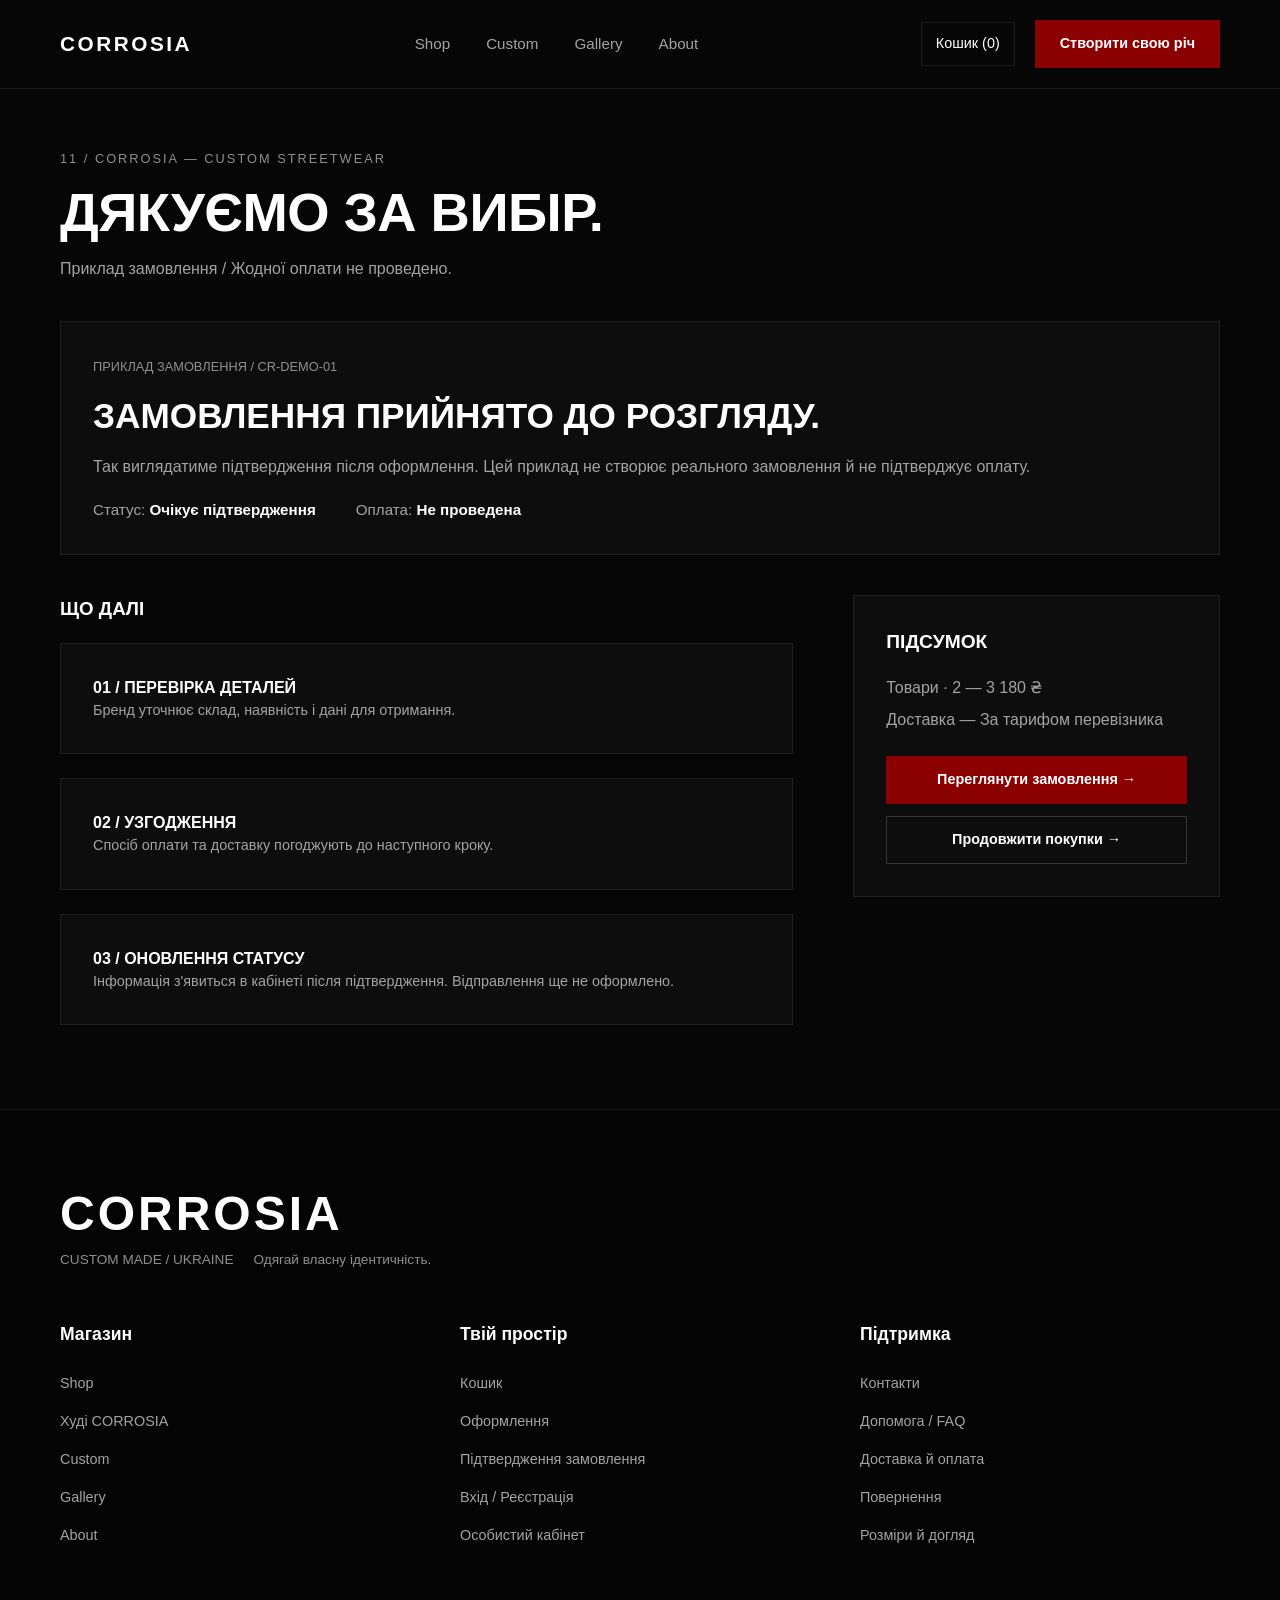
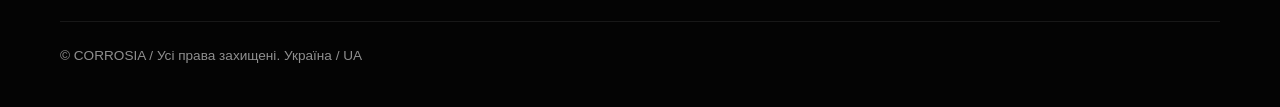
<file: order-success.html>
<!DOCTYPE html>
<html lang="uk">
<head>
  <meta charset="UTF-8">
  <meta name="viewport" content="width=device-width, initial-scale=1.0">
  <meta name="description" content="Підтвердження успішного оформлення замовлення CORROSIA.">
  <link rel="canonical" href="https://corrosia.ua/order-success.html">
  <title>Підтвердження замовлення — CORROSIA</title>
  <link rel="stylesheet" href="assets/css/style.css">
</head>
<body>
  <header class="site-header">
    <a href="index.html" class="logo">CORROSIA</a>
    <nav class="main-nav">
      <ul class="nav-list">
        <li><a href="catalog.html" class="nav-link">Shop</a></li>
        <li><a href="custom.html" class="nav-link">Custom</a></li>
        <li><a href="gallery.html" class="nav-link">Gallery</a></li>
        <li><a href="about.html" class="nav-link">About</a></li>
      </ul>
    </nav>
    <div class="header-actions">
      <a href="cart.html" class="cart-box-btn" aria-label="Перейти до кошика: 0 товарів">Кошик (0)</a>
      <a href="custom.html" class="btn btn-primary">Створити свою річ</a>
    </div>
  </header>

  <main class="page-container">
    <span class="page-meta">11 / CORROSIA — CUSTOM STREETWEAR</span>
    <h1 class="page-title">ДЯКУЄМО ЗА ВИБІР.</h1>
    <p class="page-desc">Приклад замовлення / Жодної оплати не проведено.</p>

    <div class="card-box" style="margin-bottom: 40px;">
      <span style="color: var(--text-muted); font-size: 0.8rem;">ПРИКЛАД ЗАМОВЛЕННЯ / CR-DEMO-01</span>
      <h2 style="font-size: 2.2rem; margin: 12px 0;">ЗАМОВЛЕННЯ ПРИЙНЯТО ДО РОЗГЛЯДУ.</h2>
      <p style="color: var(--text-gray); margin-bottom: 20px;">Так виглядатиме підтвердження після оформлення. Цей приклад не створює реального замовлення й не підтверджує оплату.</p>
      <div style="display: flex; gap: 40px; color: var(--text-gray); font-size: 0.95rem;">
        <div>Статус: <strong style="color: #fff;">Очікує підтвердження</strong></div>
        <div>Оплата: <strong style="color: #fff;">Не проведена</strong></div>
      </div>
    </div>

    <div class="split-layout">
      <div>
        <h3>ЩО ДАЛІ</h3>
        <div class="card-box" style="margin-top: 20px;">
          <h4>01 / ПЕРЕВІРКА ДЕТАЛЕЙ</h4>
          <p style="color: var(--text-gray); font-size: 0.9rem;">Бренд уточнює склад, наявність і дані для отримання.</p>
        </div>
        <div class="card-box">
          <h4>02 / УЗГОДЖЕННЯ</h4>
          <p style="color: var(--text-gray); font-size: 0.9rem;">Спосіб оплати та доставку погоджують до наступного кроку.</p>
        </div>
        <div class="card-box">
          <h4>03 / ОНОВЛЕННЯ СТАТУСУ</h4>
          <p style="color: var(--text-gray); font-size: 0.9rem;">Інформація з'явиться в кабінеті після підтвердження. Відправлення ще не оформлено.</p>
        </div>
      </div>

      <aside>
        <div class="card-box">
          <h3>ПІДСУМОК</h3>
          <p style="color: var(--text-gray); margin-bottom: 8px;">Товари · 2 — 3 180 ₴</p>
          <p style="color: var(--text-gray); margin-bottom: 24px;">Доставка — За тарифом перевізника</p>
          <a href="account.html" class="btn btn-primary" style="width: 100%; margin-bottom: 12px;">Переглянути замовлення &rarr;</a>
          <a href="catalog.html" class="btn btn-secondary" style="width: 100%;">Продовжити покупки &rarr;</a>
        </div>
      </aside>
    </div>
  </main>

  <footer class="site-footer">
    <div class="footer-logo-wrap">
      <div class="footer-gothic-logo">CORROSIA</div>
      <div class="footer-brand-info"><span>CUSTOM MADE / UKRAINE</span><span>Одягай власну ідентичність.</span></div>
    </div>
    <div class="footer-grid">
      <div class="footer-col"><h4>Магазин</h4><ul><li><a href="catalog.html">Shop</a></li><li><a href="product.html">Худі CORROSIA</a></li><li><a href="custom.html">Custom</a></li><li><a href="gallery.html">Gallery</a></li><li><a href="about.html">About</a></li></ul></div>
      <div class="footer-col"><h4>Твій простір</h4><ul><li><a href="cart.html">Кошик</a></li><li><a href="checkout.html">Оформлення</a></li><li><a href="order-success.html">Підтвердження замовлення</a></li><li><a href="auth.html">Вхід / Реєстрація</a></li><li><a href="account.html">Особистий кабінет</a></li></ul></div>
      <div class="footer-col"><h4>Підтримка</h4><ul><li><a href="contacts.html">Контакти</a></li><li><a href="faq.html">Допомога / FAQ</a></li><li><a href="faq.html">Доставка й оплата</a></li><li><a href="faq.html">Повернення</a></li><li><a href="faq.html">Розміри й догляд</a></li></ul></div>
    </div>
    <p class="footer-copyright">&copy; CORROSIA / Усі права захищені. Україна / UA</p>
  </footer>
  <script src="assets/js/main.js"></script>
</body>
</html>
</file>
<file: assets/css/style.css>
* {
  margin: 0;
  padding: 0;
  box-sizing: border-box;
}

:root {
  --bg-main: #060606;
  --bg-card: #0d0d0d;
  --bg-input: #0a0a0a;
  --border-color: rgba(255, 255, 255, 0.08);
  --border-light: rgba(255, 255, 255, 0.16);
  --text-white: #ffffff;
  --text-gray: #a3a3a3;
  --text-muted: #8f8f8f;
  --accent-red: #8b0000;
  --accent-red-hover: #b30000;
  --video-max-width: 960px;
  --video-radius: 0px;
}

/* Pre-init Flexbox: prevents reviews layout shift before Swiper initialization. */
.reviews-swiper {
  min-height: 272px;
}

.reviews-swiper:not(.swiper-initialized) {
  display: flex;
  overflow: hidden;
}

.reviews-swiper:not(.swiper-initialized) .swiper-wrapper {
  display: flex;
  width: 100%;
}

.reviews-swiper:not(.swiper-initialized) .swiper-slide {
  flex: 0 0 calc((100% - 32px) / 3);
  height: 272px;
  min-width: 0;
}

.reviews-swiper:not(.swiper-initialized) .swiper-slide + .swiper-slide {
  margin-left: 16px;
}

.reviews-swiper:not(.swiper-initialized) .swiper-slide:nth-child(n + 4) {
  display: none;
}

@media (max-width: 1023px) and (min-width: 640px) {
  .reviews-swiper:not(.swiper-initialized) .swiper-slide {
    flex-basis: calc((100% - 16px) / 2);
  }

  .reviews-swiper:not(.swiper-initialized) .swiper-slide:nth-child(n + 3) {
    display: none;
  }
}

@media (max-width: 639px) {
  .reviews-swiper,
  .reviews-swiper:not(.swiper-initialized) .swiper-slide {
    min-height: 320px;
  }

  .reviews-swiper:not(.swiper-initialized) .swiper-slide {
    flex-basis: 100%;
  }

  .reviews-swiper:not(.swiper-initialized) .swiper-slide + .swiper-slide {
    display: none;
  }
}

.reviews-swiper .swiper-pagination-bullet {
  width: 44px;
  height: 44px;
  margin: 0 !important;
  display: inline-flex;
  align-items: center;
  justify-content: center;
  background: transparent;
  opacity: 0.45;
}

.reviews-swiper .swiper-pagination-bullet::before {
  width: 8px;
  height: 8px;
  border-radius: 50%;
  background: #FFFFFF;
  content: "";
}

.reviews-swiper .swiper-pagination-bullet-active {
  background: transparent;
  opacity: 1;
}

.reviews-swiper .swiper-pagination-bullet-active-main,
.reviews-swiper .swiper-pagination-bullet-active-prev,
.reviews-swiper .swiper-pagination-bullet-active-next {
  background: transparent;
}

.reviews-swiper .swiper-pagination-bullet-active::before,
.reviews-swiper .swiper-pagination-bullet-active-main::before,
.reviews-swiper .swiper-pagination-bullet-active-prev::before,
.reviews-swiper .swiper-pagination-bullet-active-next::before {
  background: #d94f4f;
}

.reviews-controls .swiper-button-prev,
.reviews-controls .swiper-button-next {
  top: 50%;
  width: 44px;
  height: 44px;
  margin-top: -22px;
  border: 1px solid rgba(255, 255, 255, 0.20);
  color: #FFFFFF;
  background: #0d0d0d;
  transition: border-color 0.2s ease, color 0.2s ease;
}

.reviews-controls .swiper-button-prev {
  left: 0;
}

.reviews-controls .swiper-button-next {
  right: 0;
}

.reviews-controls .swiper-button-prev:hover,
.reviews-controls .swiper-button-next:hover {
  border-color: #8A0303;
  color: #FFFFFF;
}

.reviews-controls .swiper-button-prev::after,
.reviews-controls .swiper-button-next::after {
  font-size: 16px;
  font-weight: 800;
  color: #FFFFFF;
}

.reviews-controls .swiper-pagination {
  left: 52px;
  right: 52px;
  width: auto;
  bottom: 50%;
  transform: translateY(50%);
}

.atelier-video {
  width: 100%;
  max-width: var(--video-max-width);
}

.atelier-video__frame {
  width: 100%;
  aspect-ratio: 16 / 9;
  border-radius: var(--video-radius);
  overflow: hidden;
  background-color: var(--bg-card);
}

.atelier-video__frame iframe {
  display: block;
  width: 100%;
  height: 100%;
  border: 0;
  border-radius: var(--video-radius);
}

.atelier-video__caption {
  margin-top: 12px;
  color: var(--text-muted);
  font-size: 0.625rem;
  line-height: 1.5;
  letter-spacing: 0.16em;
  text-transform: uppercase;
}

body {
  background-color: var(--bg-main);
  color: var(--text-white);
  font-family: -apple-system, BlinkMacSystemFont, "Segoe UI", Roboto, Helvetica, Arial, sans-serif;
  line-height: 1.5;
  min-height: 100vh;
  display: flex;
  flex-direction: column;
}

main {
  flex: 1;
}

img {
  max-width: 100%;
  height: auto;
  display: block;
}

a {
  color: inherit;
  text-decoration: none;
}

a:focus-visible,
button:focus-visible,
input:focus-visible,
select:focus-visible,
textarea:focus-visible {
  outline: 2px solid #8A0303;
  outline-offset: 3px;
}

/* Header */
.site-header {
  display: flex;
  justify-content: space-between;
  align-items: center;
  padding: 20px 60px;
  background-color: var(--bg-main);
  border-bottom: 1px solid var(--border-color);
  position: sticky;
  top: 0;
  z-index: 100;
}

.site-header .logo {
  font-size: 1.3rem;
  font-weight: 900;
  letter-spacing: 2.5px;
  text-transform: uppercase;
}

.main-nav .nav-list {
  display: flex;
  list-style: none;
  gap: 36px;
}

.nav-link {
  color: var(--text-gray);
  font-size: 0.95rem;
  transition: color 0.2s ease;
}

.nav-link:hover, .nav-link.active {
  color: var(--text-white);
}

.header-actions {
  display: flex;
  align-items: center;
  gap: 20px;
}

.cart-box-btn {
  padding: 8px 14px;
  border: 1px solid var(--border-color);
  font-size: 0.9rem;
  color: var(--text-white);
  min-height: 44px;
  display: inline-flex;
  align-items: center;
  transition: color 0.2s ease, border-color 0.2s ease, background-color 0.2s ease;
}

.cart-box-btn:hover,
.cart-box-btn:focus-visible {
  border-color: var(--border-light);
  background-color: rgba(255, 255, 255, 0.08);
}

/* Кнопки */
.btn {
  display: inline-flex;
  align-items: center;
  justify-content: center;
  gap: 8px;
  padding: 12px 24px;
  font-size: 0.9rem;
  font-weight: 600;
  border: none;
  cursor: pointer;
  transition: all 0.2s ease;
  white-space: nowrap;
  min-height: 44px;
}

.btn-primary {
  background-color: var(--accent-red);
  color: #fff;
  border: 1px solid var(--accent-red);
}

.btn-primary:hover {
  background-color: var(--accent-red-hover);
  border-color: var(--accent-red-hover);
}

.btn-secondary {
  background-color: transparent;
  color: #fff;
  border: 1px solid var(--border-light);
}

.btn-secondary:hover {
  background-color: rgba(255, 255, 255, 0.08);
  border-color: rgba(255, 255, 255, 0.4);
}

/* Типографіка та заголовки */
.page-container {
  padding: 60px;
  max-width: 1440px;
  margin: 0 auto;
}

.page-meta {
  color: var(--text-muted);
  font-size: 0.8rem;
  letter-spacing: 2px;
  text-transform: uppercase;
  margin-bottom: 16px;
  display: block;
}

.page-title {
  font-size: 3.4rem;
  font-weight: 900;
  line-height: 1.05;
  letter-spacing: -0.5px;
  text-transform: uppercase;
  margin-bottom: 16px;
}

.page-desc {
  color: var(--text-gray);
  font-size: 1rem;
  margin-bottom: 40px;
}

/* Фільтри (Таби) */
.filter-tabs {
  display: flex;
  gap: 12px;
  margin-bottom: 30px;
  flex-wrap: wrap;
}

.tab-btn {
  padding: 10px 18px;
  background-color: transparent;
  color: var(--text-gray);
  border: 1px solid var(--border-color);
  font-size: 0.9rem;
  cursor: pointer;
  min-height: 44px;
  transition: color 0.2s ease, background-color 0.2s ease, border-color 0.2s ease;
}

.tab-btn:hover,
.tab-btn:focus-visible {
  color: #fff;
  border-color: var(--border-light);
  background-color: rgba(255, 255, 255, 0.08);
}

.tab-btn.active {
  background-color: var(--accent-red);
  border-color: var(--accent-red);
  color: #fff;
}

.size-btn,
.qty-btn {
  min-width: 44px;
  min-height: 44px;
  transition: color 0.2s ease, background-color 0.2s ease, border-color 0.2s ease;
}

.size-btn:hover,
.qty-btn:hover,
.size-btn:focus-visible,
.qty-btn:focus-visible {
  border-color: var(--border-light);
  background-color: rgba(255, 255, 255, 0.08);
  color: #fff;
}

/* Форми */
.form-group {
  margin-bottom: 24px;
}

.form-group label {
  display: block;
  font-size: 0.85rem;
  color: var(--text-gray);
  margin-bottom: 8px;
}

.form-control {
  width: 100%;
  padding: 14px 16px;
  background-color: var(--bg-input);
  border: 1px solid var(--border-color);
  color: #fff;
  font-size: 0.95rem;
}

.form-control:focus {
  outline: none;
  border-color: var(--border-light);
  box-shadow:
    0 0 0 2px #09090B,
    0 0 0 4px #8A0303;
}

select.form-control {
  appearance: none;
  background-image: url("data:image/svg+xml;charset=UTF-8,%3csvg xmlns='http://www.w3.org/2000/svg' viewBox='0 0 24 24' fill='white'%3e%3cpath d='M7 10l5 5 5-5z'/%3e%3c/svg%3e");
  background-repeat: no-repeat;
  background-position: right 16px center;
  background-size: 16px;
}

.custom-checkbox {
  display: flex;
  align-items: center;
  gap: 12px;
  cursor: pointer;
  font-size: 0.85rem;
  min-height: 44px;
  color: var(--text-gray);
}

/* Станами валідації керує assets/js/validation.js. */
.validation-error {
  margin-top: 8px;
  color: #ffeded;
  border-left: 2px solid #8A0303;
  padding-left: 12px;
  font-size: 0.85rem;
}

.form-status {
  margin-top: 20px;
  padding: 14px 16px;
  border: 1px solid rgba(255, 255, 255, 0.60);
  background: #09090B;
  color: #FFFFFF;
  text-align: center;
  font-size: 0.9rem;
}

/* Двоколонковий лейаут (Form + Summary / Catalog + Filter) */
.split-layout {
  display: grid;
  grid-template-columns: 2fr 1fr;
  gap: 60px;
  align-items: start;
}

.card-box {
  background-color: var(--bg-card);
  border: 1px solid var(--border-color);
  padding: 32px;
  margin-bottom: 24px;
}

.card-box h3 {
  font-size: 1.2rem;
  font-weight: 800;
  text-transform: uppercase;
  margin-bottom: 20px;
}

/* Footer */
.site-footer {
  padding: 80px 60px 40px;
  background-color: #040404;
  border-top: 1px solid var(--border-color);
  margin-top: auto;
}

.footer-logo-wrap {
  margin-bottom: 30px;
}

.footer-gothic-logo {
  font-size: 3rem;
  font-weight: 900;
  letter-spacing: 3px;
  line-height: 1;
}

.footer-brand-info {
  display: flex;
  gap: 20px;
  align-items: center;
  color: var(--text-muted);
  font-size: 0.85rem;
  margin-top: 12px;
}

.footer-grid {
  display: grid;
  grid-template-columns: repeat(3, 1fr);
  gap: 40px;
  margin-top: 50px;
  padding-bottom: 60px;
}

.footer-col h4 {
  font-size: 1.1rem;
  margin-bottom: 24px;
}

.footer-col ul {
  list-style: none;
}

.footer-col li {
  margin-bottom: 14px;
}

.footer-col a {
  color: var(--text-gray);
  font-size: 0.9rem;
  transition: color 0.2s;
}

.footer-col a:hover {
  color: #fff;
}

.footer-copyright {
  border-top: 1px solid var(--border-color);
  padding-top: 24px;
  color: var(--text-muted);
  font-size: 0.85rem;
}

@media (max-width: 767px) {
  .site-header {
    align-items: stretch;
    flex-direction: column;
    gap: 16px;
    padding: 16px;
  }

  .main-nav .nav-list {
    justify-content: space-between;
    gap: 16px;
    flex-wrap: wrap;
  }

  .header-actions {
    justify-content: stretch;
    gap: 8px;
  }

  .header-actions > * {
    flex: 1 1 0;
    min-width: 0;
    text-align: center;
  }

  .header-actions .btn {
    white-space: normal;
    padding: 10px 12px;
  }

  .page-container {
    padding: 40px 16px;
  }

  .page-title {
    font-size: clamp(2rem, 11vw, 3.4rem);
    overflow-wrap: anywhere;
  }

  .split-layout {
    grid-template-columns: minmax(0, 1fr);
    gap: 24px;
  }

  .card-box {
    min-width: 0;
    padding: 20px;
  }

  .custom-checkbox {
    align-items: flex-start;
  }

  .custom-checkbox input {
    flex: 0 0 auto;
    margin-top: 3px;
  }

  .site-footer {
    padding: 56px 16px 32px;
  }

  .footer-brand-info {
    align-items: flex-start;
    flex-direction: column;
    gap: 4px;
  }

  .footer-gothic-logo {
    font-size: clamp(2rem, 13vw, 3rem);
    overflow-wrap: anywhere;
  }

  .footer-grid {
    grid-template-columns: minmax(0, 1fr);
    gap: 24px;
    padding-bottom: 40px;
  }

  #successModal {
    overflow-y: auto;
  }

  #successModal [data-modal-content] {
    max-height: calc(100dvh - 32px);
    overflow-y: auto;
    padding: 24px;
  }
}

/* CORROSIA Fancybox v5 theme */
.fancybox__container {
  --fancybox-bg: #09090B;
  --fancybox-accent-color: #8A0303;
  --fancybox-button-bg: #0d0d0d;
  --fancybox-button-hover-bg: #8A0303;
  --fancybox-button-active-bg: #8A0303;
  --fancybox-button-color: #FFFFFF;
  --fancybox-button-border-radius: 0;
  --fancybox-caption-bg: #09090B;
  --fancybox-caption-color: #FFFFFF;
  --fancybox-thumbs-bg: #09090B;
  --fancybox-thumbs-border-radius: 0;
}

.fancybox__backdrop {
  background: #09090B;
}

.fancybox__toolbar,
.fancybox__nav,
.fancybox__caption {
  border-radius: 0;
}

.fancybox__toolbar {
  background: rgba(9, 9, 11, 0.94);
  border-bottom: 1px solid rgba(255, 255, 255, 0.10);
}

.fancybox__button {
  border: 1px solid transparent;
  border-radius: 0;
  background: #0d0d0d;
  color: #FFFFFF;
}

.fancybox__button:hover,
.fancybox__button:focus-visible {
  border-color: #8A0303;
  background: #8A0303;
  color: #FFFFFF;
}

.fancybox__caption {
  background: rgba(9, 9, 11, 0.96);
  border-top: 1px solid rgba(255, 255, 255, 0.10);
  color: #FFFFFF;
  font-size: 0.875rem;
  line-height: 1.5;
}

.fancybox__thumbs {
  background: #09090B;
  border-top: 1px solid rgba(255, 255, 255, 0.10);
  border-radius: 0;
}

.fancybox__thumb {
  border: 1px solid rgba(255, 255, 255, 0.10);
  border-radius: 0;
  background: #0d0d0d;
}

.fancybox__thumb.is-active,
.fancybox__thumb:hover {
  border-color: #8A0303;
}

.typed-cursor {
  color: #8A0303;
}
</file>
